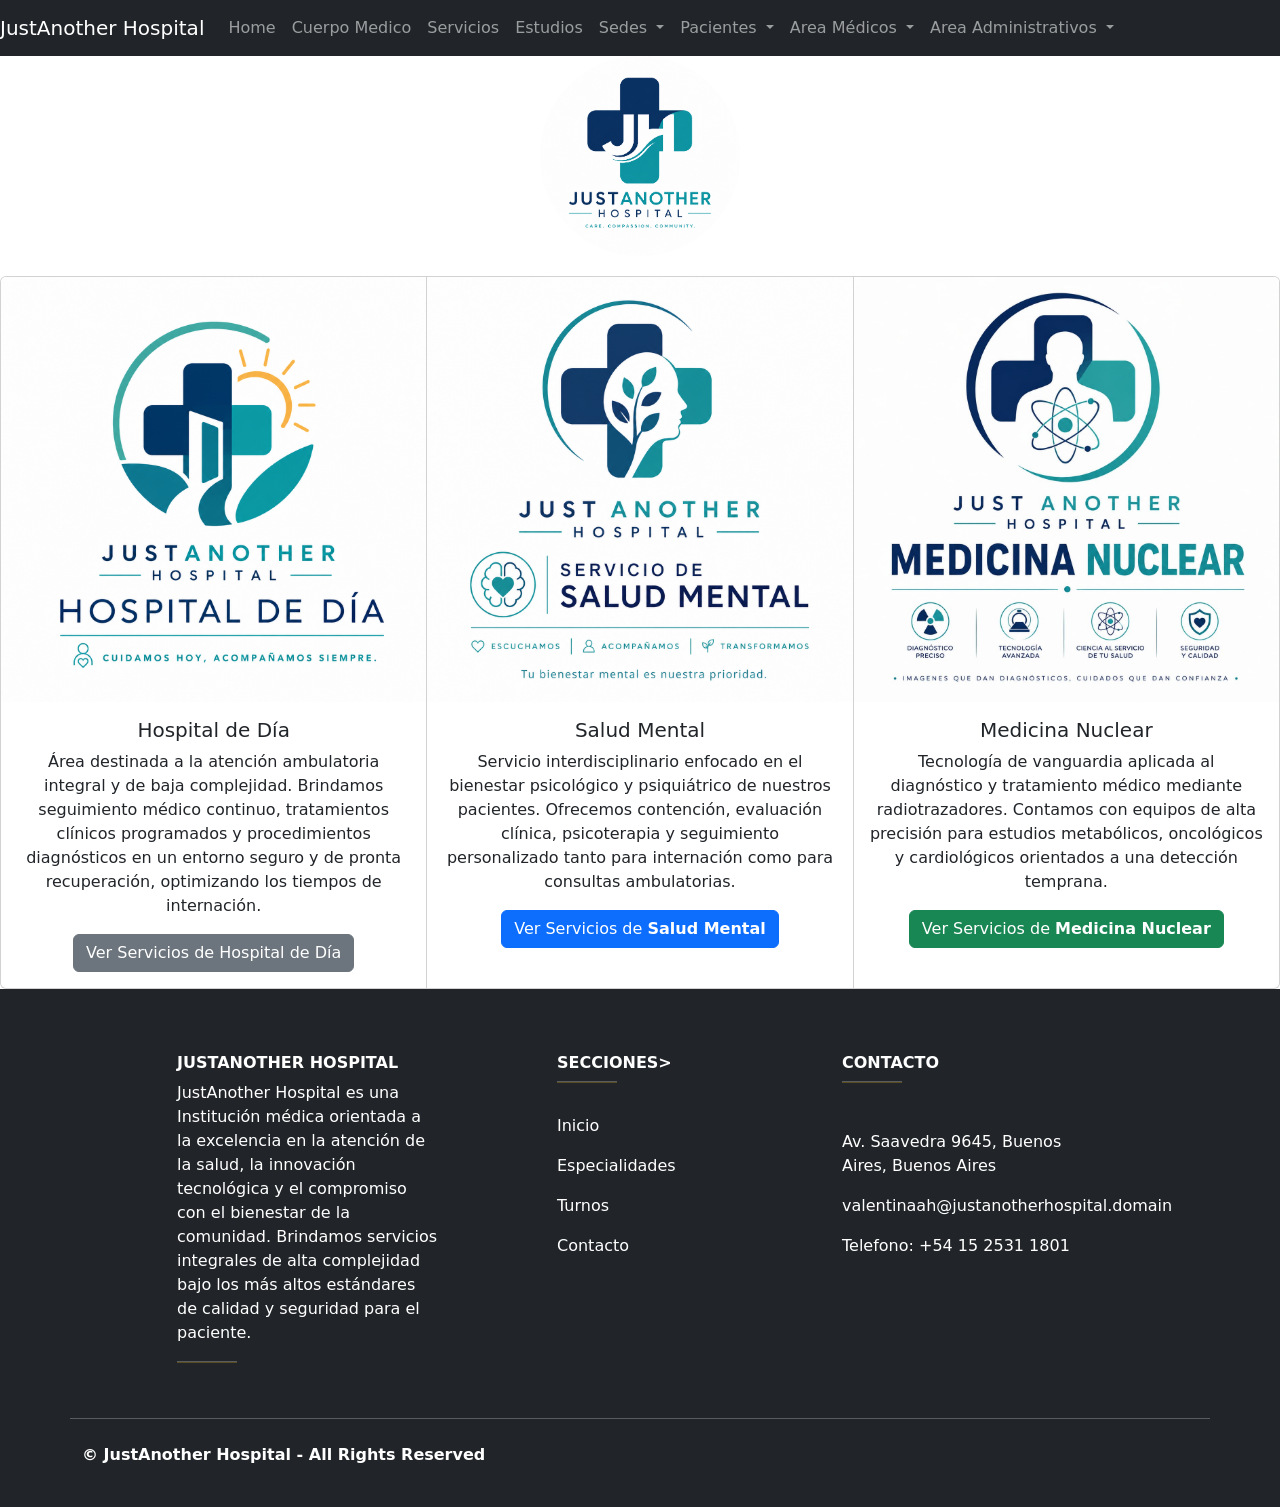
<file: index.html>
<!--
<?php 
include('resources/scripts/database.php');
include('resources/scripts/databaseQueries.php');
?>
-->
<!DOCTYPE html>
<html>
<head>
    <meta charset="utf-8">
    <meta name="viewport" content="width=device-width, initial-scale=1">
    <link rel="stylesheet" href="resources/styles/bootstrap.css" type="text/css">
    <link rel="icon" href="resources/images/favicon.ico" type="image/x-icon"> 
    <link rel="stylesheet" href="resources/styles/style.css" type="text/css">
    <title>Home | JustAnother Hospital</title>
</head>
<body>
    <!--Bootstrap Navbar-->
    <nav class="navbar navbar-expand-lg navbar-dark bg-dark">
        <a class="navbar-brand" href="#">JustAnother Hospital</a>
        <button class="navbar-toggler" type="button" data-toggle="collapse" data-target="#navbarNavDropDown" aria-controls="navbarNavDropDown" aria-expanded="false" aria-label="Toggle navigation">
            <span class="navbar-toggler-icon"></span>
        </button>
        <div class="collapse navbar-collapse" id="navbarNavDropDown">
            <ul class="navbar-nav">
                <li class="nav-item active">
                    <a class="nav-link" href="#">Home</a>
                </li>
                <li class="nav-item">
                    <a class="nav-link" href="cuerpo-medico/index.html">Cuerpo Medico</a>
                </li>
                <li class="nav-item">
                    <a class="nav-link" href="servicios/index.html">Servicios</a>
                </li>
                <li class="nav-item">
                    <a class="nav-link" href="estudios/index.html">Estudios</a>
                </li>
                
                <!-- Dropdown de Sedes -->
                <li class="nav-item dropdown">
                    <a class="nav-link dropdown-toggle" href="#" id="navbarDropdownSedes" data-toggle="dropdown" aria-haspopup="true" aria-expanded="false">
                        Sedes
                    </a>
                    <div class="dropdown-menu" aria-labelledby="navbarDropdownSedes">
                        <a class="dropdown-item" href="sedes/sede-tigre/index.html">Tigre</a>
                        <a class="dropdown-item" href="sedes/sede-san-isidro/index.html">San Isidro</a>
                        <a class="dropdown-item" href="sedes/sede-vicente-lopez/index.html">Vicente López</a>
                    </div>
                </li>

                <!-- Dropdown de Pacientes -->
                <li class="nav-item dropdown">
                    <a class="nav-link dropdown-toggle" href="#" id="navbarDropdownPacientes" data-toggle="dropdown" aria-haspopup="true" aria-expanded="false">
                        Pacientes
                    </a>
                    <div class="dropdown-menu" aria-labelledby="navbarDropdownPacientes">
                        <a class="dropdown-item" href="pacientes/resultados/resultados-imagenes/index.html">Resultados de Imágenes</a>
                        <a class="dropdown-item" href="pacientes/resultados/resultados-analisis/index.html">Resultados de Análisis</a>
                        <a class="dropdown-item" href="pacientes/gestionar-internacion/index.html">Internaciones</a>
                        <a class="dropdown-item" href="facturacion/index.html">Facturación</a>
                        <a class="dropdown-item" href="pacientes/gestionar-turnos/index.html">Turnos</a>
                    </div>
                </li>

                <!--Dropdown Médicos-->
                <li class="nav-item dropdown">
                	<a class="nav-link dropdown-toggle" href="medicos/login/login.html" id="navbarDropdownMedicos" data-toggle="dropdown" aria-haspopup="true" aria-exapendad="false">
                		Area Médicos
                	</a>
                	<div class="dropdown-menu" aria-labelledby="navbarDropdownMedicos">
                		<a class="dropdown-item" href="medicos/login/login.html" target="_blank">Iniciar Sesion</a>
                	</div>
                </li>

                <!--Dropdown Administrativos-->
                <li class="nav-item dropdown">
                    <a class="nav-link dropdown-toggle" href="administracion/login.html" id="navbarDropdownAdministrativo" data-toggle="dropdown" aria-haspopup="true" aria-expanded="false">
                    Area Administrativos
                    </a>
                    
                    </li>
            </ul>
        </div>
    </nav>

    <!--Contenido Principal-->

    <div id="logo">

        <img id="logo" src="resources/images/logoJustAnotherHospital.png" class="rounded-circle" style="width: 200px; height: auto;" alt="logoSerpienteMedicina">

    </div>


    <div id="main-content-container">
    				

    			<div class="card-group">

				  <div class="card">
				    <img class="card-img-top" src="resources/images/JustAnotherHospital-HospitalDia.png" alt="Hospital de Día Logo">
				    <div class="card-body">
				      <h5 class="card-title">Hospital de Día</h5>
				      <p class="card-text">Área destinada a la atención ambulatoria integral y de baja complejidad. Brindamos seguimiento médico continuo, tratamientos clínicos programados y procedimientos diagnósticos en un entorno seguro y de pronta recuperación, optimizando los tiempos de internación.</p>
				      <p class="card-text"><button id="btnHDD" class="btn btn-secondary">Ver Servicios de Hospital de Día</button>
				    </div>
				  </div>

				  <div class="card">
				    <img class="card-img-top" src="resources/images/JustAnotherHospital-SM.png" alt="Salud Mental Logo">
				    <div class="card-body">
				      <h5 class="card-title">Salud Mental</h5>
				      <p class="card-text">Servicio interdisciplinario enfocado en el bienestar psicológico y psiquiátrico de nuestros pacientes. Ofrecemos contención, evaluación clínica, psicoterapia y seguimiento personalizado tanto para internación como para consultas ambulatorias.</p>
				      <p class="card-text"><button id="btnSM" class="btn btn-primary"> Ver Servicios de <b> Salud Mental </b></button>
				    </div>
				  </div>

				  <div class="card">
				    <img class="card-img-top" src="resources/images/JustAnotherHospital-MedicinaNuclear.jpeg" alt="Card image cap">
				    <div class="card-body">
				      <h5 class="card-title">Medicina Nuclear</h5>
				      <p class="card-text">Tecnología de vanguardia aplicada al diagnóstico y tratamiento médico mediante radiotrazadores. Contamos con equipos de alta precisión para estudios metabólicos, oncológicos y cardiológicos orientados a una detección temprana.</p>
				      <p class="card-text"><button id="btnMN" class="btn btn-success"> Ver Servicios de <b> Medicina Nuclear </b></button>
				    </div>
				  </div>
				</div>   				


    </div>


<footer class="bg-dark text-white pt-5 pb-4">
    <div class="container text-center text-md-start">
        
        <div class="row mt-3">

            <!--Info Hospital-->

            <div class="col-md-4 col-xl-3 mx-auto mb-4">
                <h6 class="text-uppercase fw-bold text-white">JustAnother Hospital</h6>
                <p class="text-white">JustAnother Hospital es una Institución médica orientada a la excelencia en la atención de la salud, la innovación tecnológica y el compromiso con el bienestar de la comunidad. Brindamos servicios integrales de alta complejidad bajo los más altos estándares de calidad y seguridad para el paciente.</p>
                <hr class="mb-4 mt-0 d-inline-block mx-auto" id="hr-footer">
            </div>

            <!--Links-->
            <div class="col-md-2 col-lg-2 col-xl-2 mb-auto">
            <h6 class="text-uppercase fw-bold"> Secciones></h6>
            <hr class="mb-4 mt-0 d-inline-block mx-auto" id="hr-footer">
            <p><a href="#" class="text-white text-decoration-none">Inicio</a></p>
            <p><a href="cuerpo-medico/especialidades/index.html" class="text-white text-decoration-none">Especialidades</a></p>
            <p><a href="pacientes/gestionar-turnos/index.html" class="text-white text-decoration-none">Turnos</a></p>
            <p><a href="administracion/contacto.html" class="text-white text-decoration-none">Contacto</a></p>

        </div>
        <!--Contacto-->
        
        <div class="col-md-4 col-lg-3 col-xl-3 mx-auto mb-md-0 mb-4">
            <h6 class="text-uppercase fw-bold">Contacto</h6>
            <hr class="mb-4 mt-0 d-inline-block mx-auto" id="hr-footer">
            <p class="text-muted"><li class="fas fa-home mr-3"></li> Av. Saavedra 9645, Buenos Aires, Buenos Aires</p>
            <p class="text-muted"><li class="fas fa-envolpe mr-3"></li>valentinaah@justanotherhospital.domain</p>
            <p class="text-muted"><li class="fa-phone mr-3">Telefono: +54 15 2531 1801</li>
        </div>
        <hr class="mb-4 bg-secondary">
    <!-- Copy -->
    <div class="row align-items-center">
         <div class="col-md-7 col-lg-8">
        <p class="text-muted text-center text-md-start">
             
            <a href="#" class="text-white text-decoration-none fw-bold"> &copy; JustAnother Hospital -  All Rights Reserved</a>
        </p>
    </div>
</div>
    </div>
</footer>


    <script src="https://code.jquery.com/jquery-3.2.1.slim.min.js" integrity="sha384-KJ3o2DKtIkvYIK3UENzmM7KCkRr/rE9/Qpg6aAZGJwFDMVNA/GpGFF93hXpG5KkN" crossorigin="anonymous" type="text/javascript"></script>
    <script src="https://cdn.jsdelivr.net/npm/popper.js@1.12.9/dist/umd/popper.min.js" integrity="sha384-ApNbgh9B+Y1QKtv3Rn7W3mgPxhU9K/ScQsAP7hUibX39j7fakFPskvXusvfa0b4Q" crossorigin="anonymous" type="text/javascript"></script>
    <script src="https://cdn.jsdelivr.net/npm/bootstrap@4.0.0/dist/js/bootstrap.min.js" integrity="sha384-JZR6Spejh4U02d8jOt6vLEHfe/JQGiRRSQQxSfFWpi1MquVdAyjUar5+76PVCmYl" crossorigin="anonymous" type="text/javascript"></script>
   
</body>
</html>
</file>
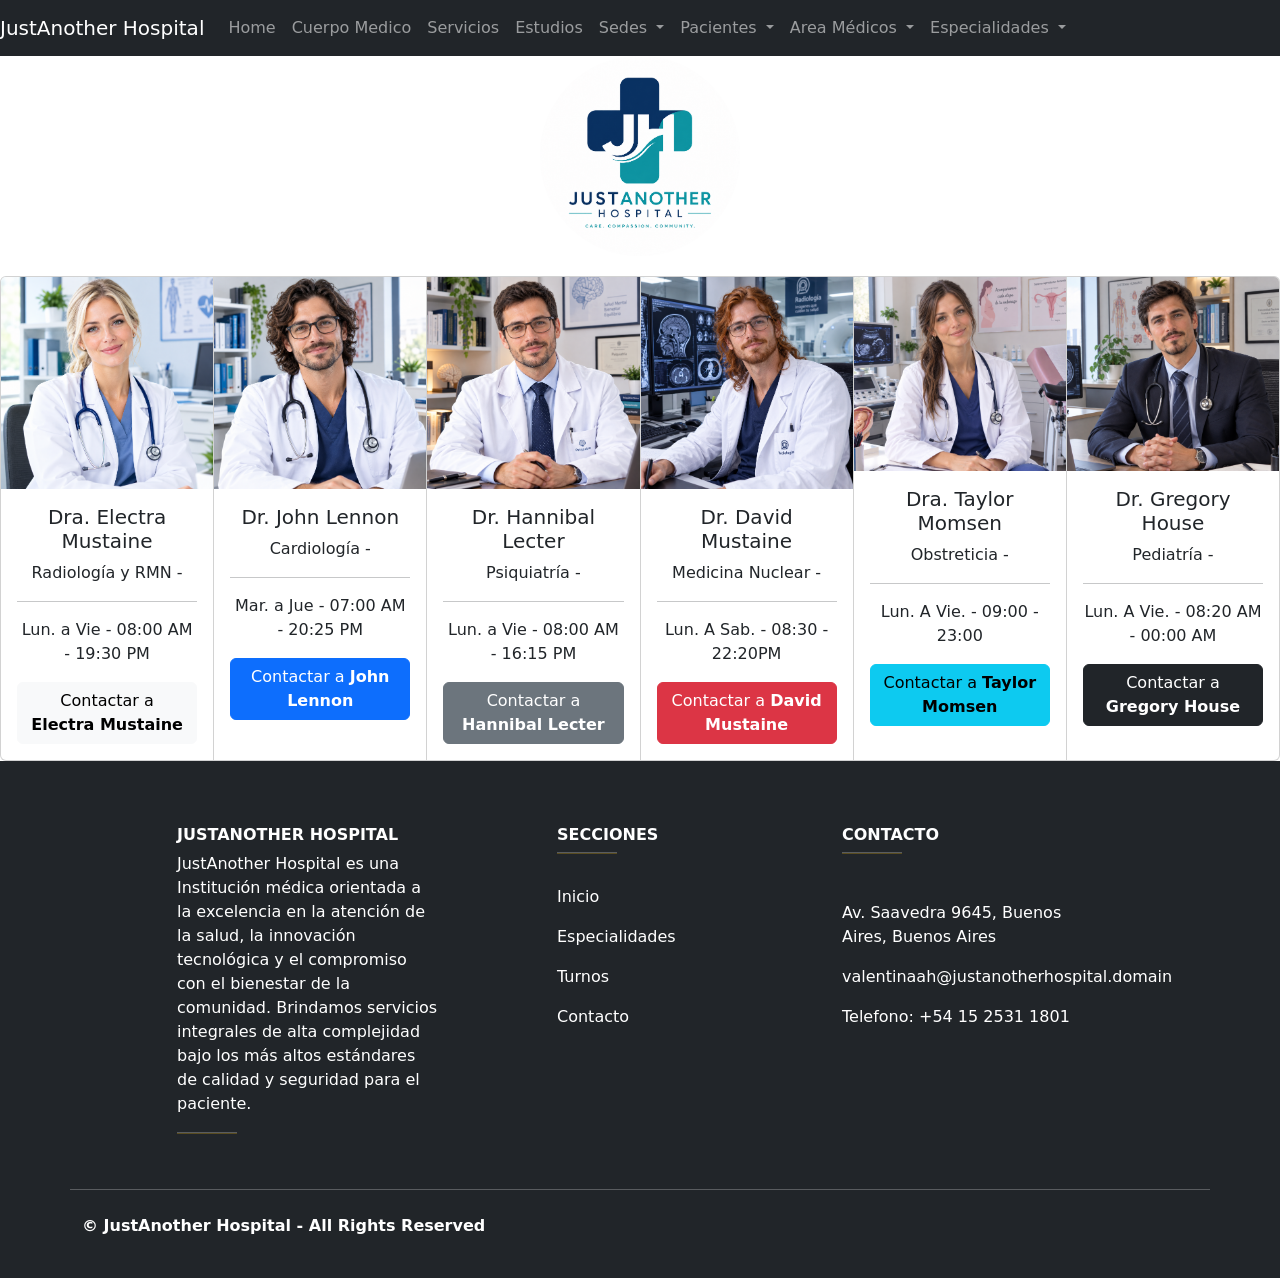
<file: cuerpo-medico/index.html>
<!--
<?php 
include('resources/scripts/database.php');
include('resources/scripts/databaseQueries.php');
?>
-->

<!DOCTYPE html>
<html>
<head>
    <meta charset="utf-8">
    <meta name="viewport" content="width=device-width, initial-scale=1">
    <link rel="stylesheet" href="../resources/styles/bootstrap.css" type="text/css">
    <link rel="icon" href="../resources/images/favicon.ico" type="image/x-icon"> 
    <link rel="stylesheet" href="../resources/styles/style.css" type="text/css">
    <title>Cuerpo Médico | JustAnother Hospital</title>
</head>
<body>
    <!--Bootstrap Navbar-->
    <nav class="navbar navbar-expand-lg navbar-dark bg-dark">
        <a class="navbar-brand" href="#">JustAnother Hospital</a>
        <button class="navbar-toggler" type="button" data-toggle="collapse" data-target="#navbarNavDropDown" aria-controls="navbarNavDropDown" aria-expanded="false" aria-label="Toggle navigation">
            <span class="navbar-toggler-icon"></span>
        </button>
        <div class="collapse navbar-collapse" id="navbarNavDropDown">
            <ul class="navbar-nav">
                <li class="nav-item active">
                    <a class="nav-link" href="../index.html">Home</a>
                </li>
                <li class="nav-item">
                    <a class="nav-link" href="../cuerpo-medico/index.html">Cuerpo Medico</a>
                </li>
                <li class="nav-item">
                    <a class="nav-link" href="../servicios/index.html">Servicios</a>
                </li>
                <li class="nav-item">
                    <a class="nav-link" href="../estudios/index.html">Estudios</a>
                </li>
                
                <!-- Dropdown de Sedes -->
                <li class="nav-item dropdown">
                    <a class="nav-link dropdown-toggle" href="#" id="navbarDropdownSedes" data-toggle="dropdown" aria-haspopup="true" aria-expanded="false">
                        Sedes
                    </a>
                    <div class="dropdown-menu" aria-labelledby="navbarDropdownSedes">
                        <a class="dropdown-item" href="../sedes/sede-carupa/index.html">Carupá</a>
                        <a class="dropdown-item" href="../sedes/sede-san-isidro/index.html">San Isidro</a>
                        <a class="dropdown-item" href="../sedes/sede-vicente-lopez/index.html">Vicente López</a>
                    </div>
                </li>

                <!-- Dropdown de Pacientes -->
                <li class="nav-item dropdown">
                    <a class="nav-link dropdown-toggle" href="#" id="navbarDropdownPacientes" data-toggle="dropdown" aria-haspopup="true" aria-expanded="false">
                        Pacientes
                    </a>
                    <div class="dropdown-menu" aria-labelledby="navbarDropdownPacientes">
                        <a class="dropdown-item" href="../pacientes/resultados/resultados-imagenes/index.html">Resultados de Imágenes</a>
                        <a class="dropdown-item" href="../pacientes/resultados/resultados-analisis/index.html">Resultados de Análisis</a>
                        <a class="dropdown-item" href="../pacientes/gestionar-internacion/index.html">Internaciones</a>
                        <a class="dropdown-item" href="../facturacion/index.html">Facturación</a>
                    </div>
                </li>

                <!--Dropdown Médicos-->
                <li class="nav-item dropdown">
                	<a class="nav-link dropdown-toggle" href="../medicos/login/login.html" id="navbarDropdownMedicos" data-toggle="dropdown" aria-haspopup="true" aria-exapendad="false">
                		Area Médicos
                	</a>
                	<div class="dropdown-menu" aria-labelledby="navbarDropdownMedicos">
                		<a class="dropdown-item" href="../medicos/login/login.html" target="_blank">Iniciar Sesion</a>
                	</div>
                </li>
                <!--Dropdown test-->
                 <li class="nav-item dropdown">
                    <a class="nav-link dropdown-toggle" href="../medicos/login/login.html" id="navbarDropdownMedicos" data-toggle="dropdown" aria-haspopup="true" aria-exapendad="false">
                        Especialidades
                    </a>
                    <div class="dropdown-menu" aria-labelledby="navbarDropdownMedicos">
                        <a class="dropdown-item" href="especialidades/#" target="_blank">Especialidad 1</a>
                        <a class="dropdown-item" href="especialidades/#" target="_blank">Especialidad 2</a>
                        <a class="dropdown-item" href="especialidades/#" target="_blank">Especialidad 3</a>
                        <a class="dropdown-item" href="especialidades/#" target="_blank">Especialidad 4</a>

                    </div>
                </li>

            </ul>
        </div>
    </nav>

    <!--Contenido Principal-->
    <div id="logo">
        <img id="logo" src="../resources/images/logoJustAnotherHospital.png" class="rounded-circle" style="width: 200px; height: auto;" alt="logoSerpienteMedicina">
    </div>


<!--Validar con PHP la disponibilidad dinámicamente de los médicos-->

    <!-- Cards Médicos -->
    <div id="main-content-container">
        <div class="card-group">

                  <div class="card">
                    <img class="card-img-top" src="../resources/images/img-profesionales/Personal-electraMD.png" alt="Card image cap">
                    <div class="card-body">
                      <h5 class="card-title">Dra. Electra Mustaine</h5>
                      <p class="card-text">Radiología y RMN - 
                        <hr>
                     Lun. a Vie - 08:00 AM - 19:30 PM</p>

                      <p class="card-text"><button id="btnHDD" class="btn btn-light">Contactar a <b>Electra Mustaine</b></button>
                    </div>
                  </div>

                  <div class="card">
                    <img class="card-img-top" src="../resources/images/img-profesionales/Personal-lennonMD.png" alt="Card image cap">
                    <div class="card-body">
                      <h5 class="card-title">Dr. John Lennon</h5>
                      <p class="card-text">Cardiología -
                      <hr>
                  Mar. a Jue - 07:00 AM - 20:25 PM </p>
                      <p class="card-text"><button id="btnSM" class="btn btn-primary"> Contactar a <b>John Lennon</b></button>
                    </div>
                  </div>

                  <div class="card">
                    <img class="card-img-top" src="../resources/images/img-profesionales/Personal-lecterMD.png" alt="Card image cap">
                    <div class="card-body">
                      <h5 class="card-title">Dr. Hannibal Lecter</h5>
                      <p class="card-text">Psiquiatría - 
                        <hr>
                    Lun. a Vie - 08:00 AM - 16:15 PM</p>
                      <p class="card-text"><button id="btnMN" class="btn btn-secondary">Contactar a <b>Hannibal Lecter</b> </b></button>
                    </div>

                  </div>
                  <div class="card">
                    <img class="card-img-top" src="../resources/images/img-profesionales/Personal-mustaineMD.png" alt="Card image cap">
                    <div class="card-body">
                      <h5 class="card-title">Dr. David Mustaine</h5>
                      <p class="card-text">Medicina Nuclear - 
                        <hr>
                     Lun. A Sab. - 08:30 - 22:20PM</p>

                      <p class="card-text"><button id="btnHDD" class="btn btn-danger">Contactar a <b>David Mustaine</b></button>
                    </div>
                  </div>

                  <div class="card">
                    <img class="card-img-top" src="../resources/images/img-profesionales/Personal-momsenMD.png" alt="Card image cap">
                    <div class="card-body">
                      <h5 class="card-title">Dra. Taylor Momsen</h5>
                      <p class="card-text">Obstreticia -
                      <hr>
                  Lun. A Vie. - 09:00 - 23:00 </p>
                      <p class="card-text"><button id="btnSM" class="btn btn-info"> Contactar a <b>Taylor Momsen</b></button>
                    </div>
                  </div>

                  <div class="card">
                    <img class="card-img-top" src="../resources/images/img-profesionales/Personal-houseMD.png" alt="Card image cap">
                    <div class="card-body">
                      <h5 class="card-title">Dr. Gregory House</h5>
                      <p class="card-text">Pediatría - 
                        <hr>
                    Lun. A Vie. - 08:20 AM - 00:00 AM</p>
                      <p class="card-text"><button id="btnMN" class="btn btn-dark"> Contactar a <b>Gregory House</b> </b></button>
                    </div>
                  </div>
                </div>                
                </div>                  

    </div>

    <!--Footer-->

    <footer class="bg-dark text-white pt-5 pb-4">
    <div class="container text-center text-md-start">
        
        <div class="row mt-3">

            <!--Info Hospital-->

            <div class="col-md-4 col-xl-3 mx-auto mb-4">
                <h6 class="text-uppercase fw-bold text-white">JustAnother Hospital</h6>
                <p class="text-white">JustAnother Hospital es una Institución médica orientada a la excelencia en la atención de la salud, la innovación tecnológica y el compromiso con el bienestar de la comunidad. Brindamos servicios integrales de alta complejidad bajo los más altos estándares de calidad y seguridad para el paciente.</p>
                <hr class="mb-4 mt-0 d-inline-block mx-auto" id="hr-footer">
            </div>

            <!--Links-->
            <div class="col-md-2 col-lg-2 col-xl-2 mb-auto">
            <h6 class="text-uppercase fw-bold"> Secciones</h6>
            <hr class="mb-4 mt-0 d-inline-block mx-auto" id="hr-footer">
            <p><a href="#" class="text-white text-decoration-none">Inicio</a></p>
            <p><a href="../cuerpo-medico/especialidades/index.html" class="text-white text-decoration-none">Especialidades</a></p>
            <p><a href="../pacientes/gestionar-turnos/index.html" class="text-white text-decoration-none">Turnos</a></p>
            <p><a href="../administracion/contacto.html" class="text-white text-decoration-none">Contacto</a></p>

        </div>
        <!--Contacto-->
        <div class="col-md-4 col-lg-3 col-xl-3 mx-auto mb-md-0 mb-4">
            <h6 class="text-uppercase fw-bold">Contacto</h6>
            <hr class="mb-4 mt-0 d-inline-block mx-auto" id="hr-footer">
            <p class="text-muted"><li class="fas fa-home mr-3"></li> Av. Saavedra 9645, Buenos Aires, Buenos Aires</p>
            <p class="text-muted"><li class="fas fa-envolpe mr-3"></li>valentinaah@justanotherhospital.domain</p>
            <p class="text-muted"><li class="fa-phone mr-3">Telefono: +54 15 2531 1801</li>
        </div>
        <hr class="mb-4 bg-secondary">
    <!-- Copy -->
    <div class="row align-items-center">
         <div class="col-md-7 col-lg-8">
        <p class="text-muted text-center text-md-start">
             
            <a href="#" class="text-white text-decoration-none fw-bold"> &copy; JustAnother Hospital -  All Rights Reserved</a>
        </p>
    </div>
</div>
    </div>
</footer>

    <script src="https://code.jquery.com/jquery-3.2.1.slim.min.js" integrity="sha384-KJ3o2DKtIkvYIK3UENzmM7KCkRr/rE9/Qpg6aAZGJwFDMVNA/GpGFF93hXpG5KkN" crossorigin="anonymous" type="text/javascript"></script>
    <script src="https://cdn.jsdelivr.net/npm/popper.js@1.12.9/dist/umd/popper.min.js" integrity="sha384-ApNbgh9B+Y1QKtv3Rn7W3mgPxhU9K/ScQsAP7hUibX39j7fakFPskvXusvfa0b4Q" crossorigin="anonymous" type="text/javascript"></script>
    <script src="https://cdn.jsdelivr.net/npm/bootstrap@4.0.0/dist/js/bootstrap.min.js" integrity="sha384-JZR6Spejh4U02d8jOt6vLEHfe/JQGiRRSQQxSfFWpi1MquVdAyjUar5+76PVCmYl" crossorigin="anonymous" type="text/javascript"></script>

</body>
</html>
</file>
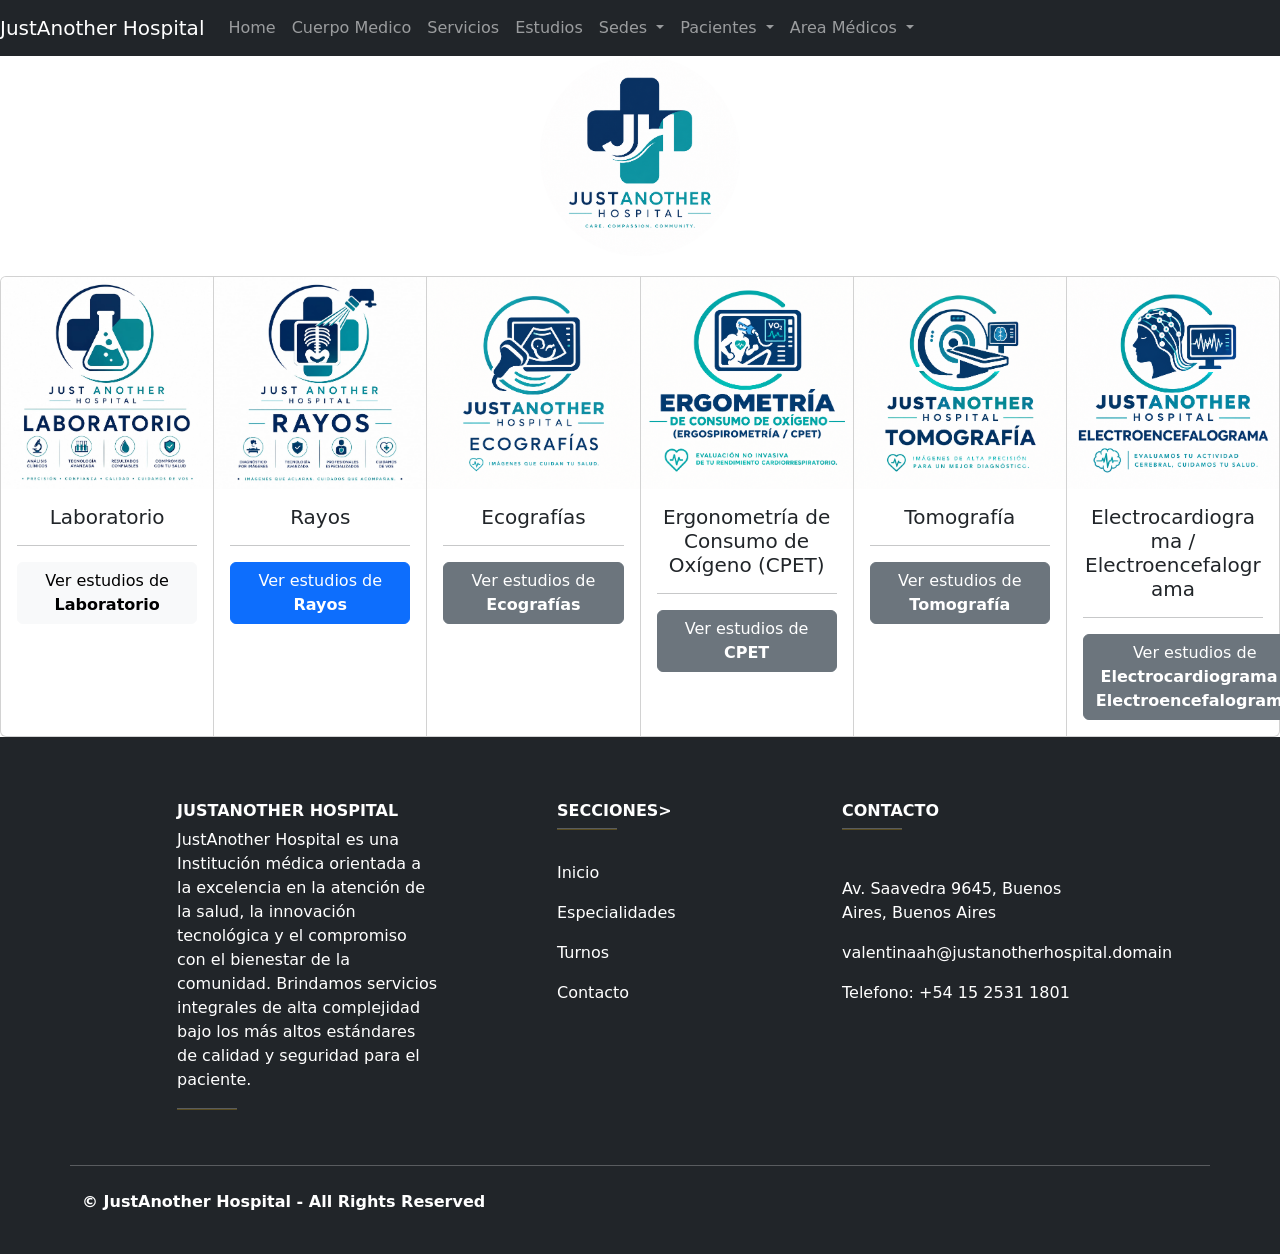
<file: estudios/index.html>
<!--
<?php 
include('resources/scripts/database.php');
include('resources/scripts/databaseQueries.php');
?>
-->
<!DOCTYPE html>
<html>
<head>
    <meta charset="utf-8">
    <meta name="viewport" content="width=device-width, initial-scale=1">
    <link rel="stylesheet" href="../resources/styles/bootstrap.css" type="text/css">
    <link rel="icon" href="../resources/images/favicon.ico" type="image/x-icon"> 
    <link rel="stylesheet" href="../resources/styles/style.css" type="text/css">
    <title>Estudios | JustAnother Hospital</title>
</head>

<!--Bootstrap Navbar-->
    <nav class="navbar navbar-expand-lg navbar-dark bg-dark">
        <a class="navbar-brand" href="#">JustAnother Hospital</a>
        <button class="navbar-toggler" type="button" data-toggle="collapse" data-target="#navbarNavDropDown" aria-controls="navbarNavDropDown" aria-expanded="false" aria-label="Toggle navigation">
            <span class="navbar-toggler-icon"></span>
        </button>
        <div class="collapse navbar-collapse" id="navbarNavDropDown">
            <ul class="navbar-nav">
                <li class="nav-item active">
                    <a class="nav-link" href="../index.html">Home</a>
                </li>
                <li class="nav-item">
                    <a class="nav-link" href="../cuerpo-medico/index.html">Cuerpo Medico</a>
                </li>
                <li class="nav-item">
                    <a class="nav-link" href="../servicios/index.html">Servicios</a>
                </li>
                <li class="nav-item">
                    <a class="nav-link" href="../estudios/index.html">Estudios</a>
                </li>
                
                <!-- Dropdown de Sedes -->
                <li class="nav-item dropdown">
                    <a class="nav-link dropdown-toggle" href="#" id="navbarDropdownSedes" data-toggle="dropdown" aria-haspopup="true" aria-expanded="false">
                        Sedes
                    </a>
                    <div class="dropdown-menu" aria-labelledby="navbarDropdownSedes">
                        <a class="dropdown-item" href="../sedes/sede-tigre/index.html">Tigre</a>
                        <a class="dropdown-item" href="../sedes/sede-san-isidro/index.html">San Isidro</a>
                        <a class="dropdown-item" href="../sedes/sede-vicente-lopez/index.html">Vicente López</a>
                    </div>
                </li>

                <!-- Dropdown de Pacientes -->
                <li class="nav-item dropdown">
                    <a class="nav-link dropdown-toggle" href="#" id="navbarDropdownPacientes" data-toggle="dropdown" aria-haspopup="true" aria-expanded="false">
                        Pacientes
                    </a>
                    <div class="dropdown-menu" aria-labelledby="navbarDropdownPacientes">
                        <a class="dropdown-item" href="../pacientes/resultados/resultados-imagenes/index.html">Resultados de Imágenes</a>
                        <a class="dropdown-item" href="../pacientes/resultados/resultados-analisis/index.html">Resultados de Análisis</a>
                        <a class="dropdown-item" href="../pacientes/gestionar-internacion/index.html">Internaciones</a>
                        <a class="dropdown-item" href="../facturacion/index.html">Facturación</a>
                        <a class="dropdown-item"href="../pacientes/gestionar-turnos/index.html">Turnos</a>
                    </div>
                </li>

                <!--Dropdown Médicos-->
                <li class="nav-item dropdown">
                	<a class="nav-link dropdown-toggle" href="../medicos/login/login.html" id="navbarDropdownMedicos" data-toggle="dropdown" aria-haspopup="true" aria-exapendad="false">
                		Area Médicos
                	</a>
                	<div class="dropdown-menu" aria-labelledby="navbarDropdownMedicos">
                		<a class="dropdown-item" href="../medicos/login/login.html" target="_blank">Iniciar Sesion</a>
                	</div>
                </li>

            </ul>
        </div>
    </nav>

    <!--Contenido Principal-->

    <div id="logo">

        <img id="logo" src="../resources/images/logoJustAnotherHospital.png" class="rounded-circle" style="width: 200px; height: auto;" alt="logoSerpienteMedicina">

    </div>

    <!-- Cards Estudios -->
<div id="main-content-container">
    <div class="card-group">

        <!-- Card 1: Laboratorio -->
        <div class="card">
            <img class="card-img-top" src="../resources/images/JustAnotherHospital-Lab.jpeg" alt="Card image cap">
            <div class="card-body">
                <h5 class="card-title">Laboratorio</h5>
                <hr>
                <p class="card-text">
                    <a href="laboratorio/index.html" id="btnLab" class="btn btn-light">Ver estudios de <b>Laboratorio</b></a>
                </p>
            </div>
        </div>

        <!-- Card 2: Rayos -->
        <div class="card">
            <img class="card-img-top" src="../resources/images/JustAnotherHospital-Rayos.jpeg" alt="Card image cap">
            <div class="card-body">
                <h5 class="card-title">Rayos</h5>
                <hr>
                <p class="card-text">
                    <a id="btnRay" href="rayos/index.html" class="btn btn-primary">Ver estudios de <b>Rayos</b></a>
                </p>
            </div>
        </div>

        <!-- Card 3: Ecografías -->
        <div class="card">
            <img class="card-img-top" src="../resources/images/JustAnotherHospital-Ecografia.png" alt="Card image cap">
            <div class="card-body">
                <h5 class="card-title">Ecografías</h5>
                <hr>
                <p class="card-text">
                    <a id="btnEcografia" href="ecografias/index.html" class="btn btn-secondary">Ver estudios de <b>Ecografías</b></a>
                </p>
            </div>
        </div>

        <!-- Card 4: Ergometría de Consumo de Oxígeno (ERGOSPIROMETRÍA / CPET) -->
        <div class="card">
            <img class="card-img-top" src="../resources/images/JustAnotherHospital-CPET.png" alt="Card image cap">
            <div class="card-body">
                <h5 class="card-title">Ergonometría de Consumo de Oxígeno (CPET)</h5>
                <hr>
                <p class="card-text">
                    <a id="btnCPET"  href="CPET/index.html" class="btn btn-secondary">Ver estudios de <b>CPET</b></a>
                </p>
            </div>
        </div>

        <!-- Card 5: Tomografía -->
        <div class="card">
            <img class="card-img-top" src="../resources/images/JustAnotherHospital-Tomografia.png" alt="Card image cap">
            <div class="card-body">
                <h5 class="card-title">Tomografía</h5>
                <hr>
                <p class="card-text">
                    <a id="btnTomografia" href="tomografia/index.html" class="btn btn-secondary">Ver estudios de <b>Tomografía</b></a>
                </p>
            </div>
        </div>

        <!-- Card 6: Electro -->
        <div class="card">
            <img class="card-img-top" src="../resources/images/JustAnotherHospital-Electro.png" alt="Card image cap">
            <div class="card-body">
                <h5 class="card-title">Electrocardiograma / Electroencefalograma</h5>
                <hr>
                <p class="card-text">
                    <a id="btnElectro" href="eeg-ecg/index.html" class="btn btn-secondary">Ver estudios de <b>Electrocardiograma / Electroencefalograma</b></a>
                </p>
            </div>
        </div>

    </div>
</div>              
                


<footer class="bg-dark text-white pt-5 pb-4">
    <div class="container text-center text-md-start">
        
        <div class="row mt-3">

            <!--Info Hospital-->

            <div class="col-md-4 col-xl-3 mx-auto mb-4">
                <h6 class="text-uppercase fw-bold text-white">JustAnother Hospital</h6>
                <p class="text-white">JustAnother Hospital es una Institución médica orientada a la excelencia en la atención de la salud, la innovación tecnológica y el compromiso con el bienestar de la comunidad. Brindamos servicios integrales de alta complejidad bajo los más altos estándares de calidad y seguridad para el paciente.</p>
                <hr class="mb-4 mt-0 d-inline-block mx-auto" id="hr-footer">
            </div>

            <!--Links-->
            <div class="col-md-2 col-lg-2 col-xl-2 mb-auto">
            <h6 class="text-uppercase fw-bold"> Secciones></h6>
            <hr class="mb-4 mt-0 d-inline-block mx-auto" id="hr-footer">
            <p><a href="#" class="text-white text-decoration-none">Inicio</a></p>
            <p><a href="cuerpo-medico/especialidades/index.html" class="text-white text-decoration-none">Especialidades</a></p>
            <p><a href="pacientes/gestionar-turnos/index.html" class="text-white text-decoration-none">Turnos</a></p>
            <p><a href="administracion/contacto.html" class="text-white text-decoration-none">Contacto</a></p>

        </div>
        <!--Contacto-->
        <div class="col-md-4 col-lg-3 col-xl-3 mx-auto mb-md-0 mb-4">
            <h6 class="text-uppercase fw-bold">Contacto</h6>
            <hr class="mb-4 mt-0 d-inline-block mx-auto" id="hr-footer">
            <p class="text-muted"><li class="fas fa-home mr-3"></li> Av. Saavedra 9645, Buenos Aires, Buenos Aires</p>
            <p class="text-muted"><li class="fas fa-envolpe mr-3"></li>valentinaah@justanotherhospital.domain</p>
            <p class="text-muted"><li class="fa-phone mr-3">Telefono: +54 15 2531 1801</li>
        </div>
        <hr class="mb-4 bg-secondary">
    <!-- Copy -->
    <div class="row align-items-center">
         <div class="col-md-7 col-lg-8">
        <p class="text-muted text-center text-md-start">
             
            <a href="#" class="text-white text-decoration-none fw-bold"> &copy; JustAnother Hospital -  All Rights Reserved</a>
        </p>
    </div>
</div>
    </div>
</footer>


    <script src="https://code.jquery.com/jquery-3.2.1.slim.min.js" integrity="sha384-KJ3o2DKtIkvYIK3UENzmM7KCkRr/rE9/Qpg6aAZGJwFDMVNA/GpGFF93hXpG5KkN" crossorigin="anonymous" type="text/javascript"></script>
    <script src="https://cdn.jsdelivr.net/npm/popper.js@1.12.9/dist/umd/popper.min.js" integrity="sha384-ApNbgh9B+Y1QKtv3Rn7W3mgPxhU9K/ScQsAP7hUibX39j7fakFPskvXusvfa0b4Q" crossorigin="anonymous" type="text/javascript"></script>
    <script src="https://cdn.jsdelivr.net/npm/bootstrap@4.0.0/dist/js/bootstrap.min.js" integrity="sha384-JZR6Spejh4U02d8jOt6vLEHfe/JQGiRRSQQxSfFWpi1MquVdAyjUar5+76PVCmYl" crossorigin="anonymous" type="text/javascript"></script>
    
</body>
</html>
</file>
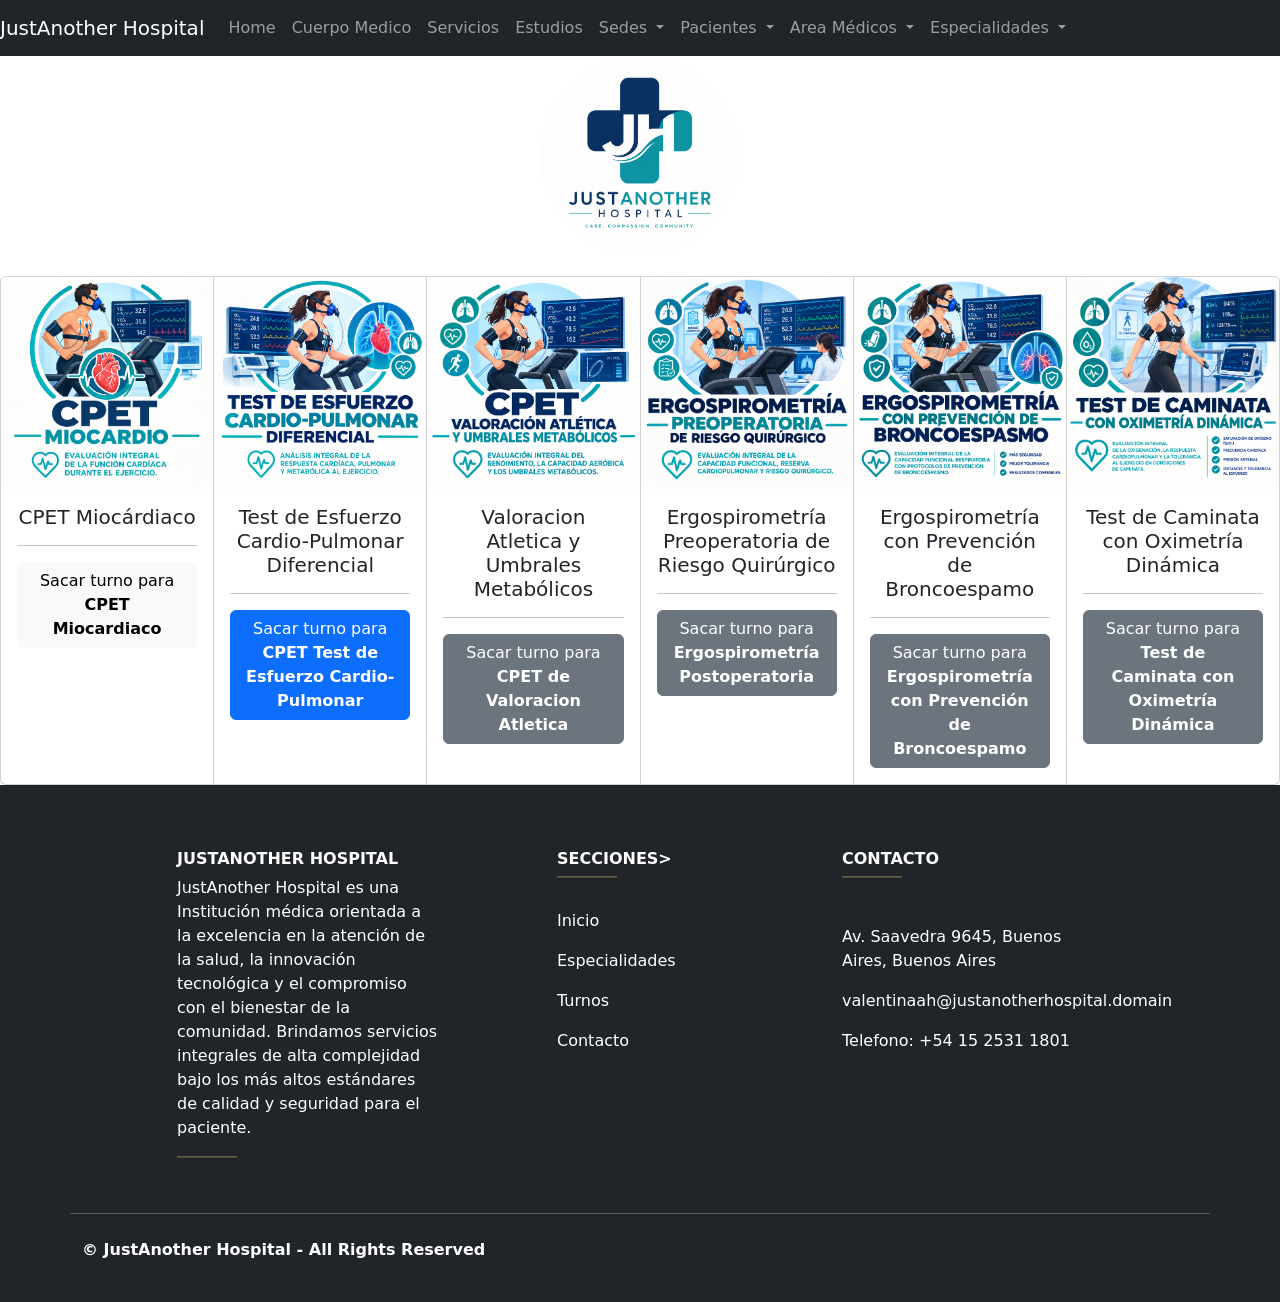
<file: estudios/CPET/index.html>
<!DOCTYPE html>
<html>
<head>
    <meta charset="utf-8">
    <meta name="viewport" content="width=device-width, initial-scale=1">
    <link rel="stylesheet" href="../../resources/styles/bootstrap.css" type="text/css">
    <link rel="icon" href="../../resources/images/favicon.ico" type="image/x-icon"> 
    <link rel="stylesheet" href="../../resources/styles/style.css" type="text/css">
    <title>Estudios | CPET | JustAnother Hospital</title>
</head>
<body>
    <!--Bootstrap Navbar-->
    <nav class="navbar navbar-expand-lg navbar-dark bg-dark">
        <a class="navbar-brand" href="#">JustAnother Hospital</a>
        <button class="navbar-toggler" type="button" data-toggle="collapse" data-target="#navbarNavDropDown" aria-controls="navbarNavDropDown" aria-expanded="false" aria-label="Toggle navigation">
            <span class="navbar-toggler-icon"></span>
        </button>
        <div class="collapse navbar-collapse" id="navbarNavDropDown">
            <ul class="navbar-nav">
                <li class="nav-item active">
                    <a class="nav-link" href="../index.html">Home</a>
                </li>
                <li class="nav-item">
                    <a class="nav-link" href="../../cuerpo-medico/index.html">Cuerpo Medico</a>
                </li>
                <li class="nav-item">
                    <a class="nav-link" href="../../servicios/index.html">Servicios</a>
                </li>
                <li class="nav-item">
                    <a class="nav-link" href="../../estudios/index.html">Estudios</a>
                </li>
                
                <!-- Dropdown de Sedes -->
                <li class="nav-item dropdown">
                    <a class="nav-link dropdown-toggle" href="#" id="navbarDropdownSedes" data-toggle="dropdown" aria-haspopup="true" aria-expanded="false">
                        Sedes
                    </a>
                    <div class="dropdown-menu" aria-labelledby="navbarDropdownSedes">
                        <a class="dropdown-item" href="../../sedes/sede-carupa/index.html">Carupá</a>
                        <a class="dropdown-item" href="../../sedes/sede-san-isidro/index.html">San Isidro</a>
                        <a class="dropdown-item" href="../../sedes/sede-vicente-lopez/index.html">Vicente López</a>
                    </div>
                </li>

                <!-- Dropdown de Pacientes -->
                <li class="nav-item dropdown">
                    <a class="nav-link dropdown-toggle" href="#" id="navbarDropdownPacientes" data-toggle="dropdown" aria-haspopup="true" aria-expanded="false">
                        Pacientes
                    </a>
                    <div class="dropdown-menu" aria-labelledby="navbarDropdownPacientes">
                        <a class="dropdown-item" href="../../pacientes/resultados/resultados-imagenes/index.html">Resultados de Imágenes</a>
                        <a class="dropdown-item" href="../../pacientes/resultados/resultados-analisis/index.html">Resultados de Análisis</a>
                        <a class="dropdown-item" href="../../pacientes/gestionar-internacion/index.html">Internaciones</a>
                        <a class="dropdown-item" href="../../facturacion/index.html">Facturación</a>
                    </div>
                </li>

                <!--Dropdown Médicos-->
                <li class="nav-item dropdown">
                	<a class="nav-link dropdown-toggle" href="../../medicos/login/login.html" id="navbarDropdownMedicos" data-toggle="dropdown" aria-haspopup="true" aria-exapendad="false">
                		Area Médicos
                	</a>
                	<div class="dropdown-menu" aria-labelledby="navbarDropdownMedicos">
                		<a class="dropdown-item" href="../../medicos/login/login.html" target="_blank">Iniciar Sesion</a>
                	</div>
                </li>
                <!--Dropdown test-->
                 <li class="nav-item dropdown">
                    <a class="nav-link dropdown-toggle" href="../../medicos/login/login.html" id="navbarDropdownMedicos" data-toggle="dropdown" aria-haspopup="true" aria-exapendad="false">
                        Especialidades
                    </a>
                    <div class="dropdown-menu" aria-labelledby="navbarDropdownMedicos">
                        <a class="dropdown-item" href="../../especialidades/#" target="_blank">Especialidad 1</a>
                        <a class="dropdown-item" href="../../especialidades/#" target="_blank">Especialidad 2</a>
                        <a class="dropdown-item" href="../../especialidades/#" target="_blank">Especialidad 3</a>
                        <a class="dropdown-item" href="../../especialidades/#" target="_blank">Especialidad 4</a>

                    </div>
                </li>

            </ul>
        </div>
    </nav>

    <!--Contenido Principal-->

   <!--Los estudios de laboratorio vienen dados por Base de Datos - Datos para el desarrollo
   del frontend-->
   
     <!--Contenido Principal-->

    <div id="logo">

        <img id="logo" src="../../resources/images/logoJustAnotherHospital.png" class="rounded-circle" style="width: 200px; height: auto;" alt="logoSerpienteMedicina">

    </div>

    <!-- Cards Rayos -->
<div id="main-content-container">
    <div class="card-group">

        <!-- Card 1: CPET Miocárdico / de Insuficiencia Cardiaca -->
        <div class="card">
            <img class="card-img-top" src="../../resources/images/img-estudios/JustAnotherHospital-CPETMiocardio.png" alt="Card image cap">
            <div class="card-body">
                <h5 class="card-title">CPET Miocárdiaco </h5>
                <hr>
                <p class="card-text">
                    <a href="estudio/miocardio" id="btnLab" class="btn btn-light">Sacar turno para <b>CPET Miocardiaco</b></a>
                </p>
            </div>
        </div>

        <!-- Card 2: Test de Esfuerzo Cardio-Pulmonar Diferencial (Disnea Indeterminada) -->
        <div class="card">
            <img class="card-img-top" src="../../resources/images/img-estudios/JustAnotherHospital-CPETDI.png" alt="Card image cap">
            <div class="card-body">
                <h5 class="card-title">Test de Esfuerzo Cardio-Pulmonar Diferencial</h5>
                <hr>
                <p class="card-text">
                    <a id="btnRay" href="estudio/test-esfuerzo-cpd/" class="btn btn-primary">Sacar turno para <b>CPET Test de Esfuerzo Cardio-Pulmonar</b></a>
                </p>
            </div>
        </div>

        <!-- Card 3: CPET de Valoracion Atlética -->
        <div class="card">
            <img class="card-img-top" src="../../resources/images/img-estudios/JustAnotherHospital-CPETAtletico.png" alt="Card image cap">
            <div class="card-body">
                <h5 class="card-title">Valoracion Atletica y Umbrales Metabólicos</h5>
                <hr>
                <p class="card-text">
                    <a id="btnEcografia" href="estudio/cpet-atletico" class="btn btn-secondary">Sacar turno para <b>CPET de Valoracion Atletica</b></a>
                </p>
            </div>
        </div>

        <!-- Card 4: Ergospirometría Preoperatoria de Riesgo Quirúrgico -->
        <div class="card">
            <img class="card-img-top" src="../../resources/images/img-estudios/JustAnotherHospital-PreopQuirugico.png" alt="Card image cap">
            <div class="card-body">
                <h5 class="card-title">Ergospirometría Preoperatoria de Riesgo Quirúrgico</h5>
                <hr>
                <p class="card-text">
                    <a id="btnEcodoppler" href="estudio/cpet-quirurgico" class="btn btn-secondary">Sacar turno para  <b>Ergospirometría Postoperatoria</b></a>
                </p>
            </div>
        </div>

        <!-- Card 5: Ergospirometría con Prevención de Broncoespamo (TEST EJERCICIO PARA ASMA) -->
        <div class="card">
            <img class="card-img-top" src="../../resources/images/img-estudios/JustAnotherHospital-Asma.png" alt="Card image cap">
            <div class="card-body">
                <h5 class="card-title">Ergospirometría con Prevención de Broncoespamo</h5>
                <hr>
                <p class="card-text">
                    <a id="btnTomografia" href="estudio/ergoespirometria-broncoespamo" class="btn btn-secondary">Sacar turno para <b>Ergospirometría con Prevención de Broncoespamo</b></a>
                </p>
            </div>
        </div>

        <!-- Card 6: Test de Caminata con Oximetría Dinámica -->
        <div class="card">
            <img class="card-img-top" src="../../resources/images/img-estudios/JustAnotherHospital-OximetriaDinamica.png" alt="Card image cap">
            <div class="card-body">
                <h5 class="card-title">Test de Caminata con Oximetría Dinámica</h5>
                <hr>
                <p class="card-text">
                    <a id="btnElectro" href="estudio/oximetria-dinamica" class="btn btn-secondary">Sacar turno para <b>Test de Caminata con Oximetría Dinámica</b></a>
                </p>
            </div>
        </div>

    </div>
</div>              
   


<footer class="bg-dark text-white pt-5 pb-4">
    <div class="container text-center text-md-start">
        
        <div class="row mt-3">

            <!--Info Hospital-->

            <div class="col-md-4 col-xl-3 mx-auto mb-4">
                <h6 class="text-uppercase fw-bold text-white">JustAnother Hospital</h6>
                <p class="text-white">JustAnother Hospital es una Institución médica orientada a la excelencia en la atención de la salud, la innovación tecnológica y el compromiso con el bienestar de la comunidad. Brindamos servicios integrales de alta complejidad bajo los más altos estándares de calidad y seguridad para el paciente.</p>
                <hr class="mb-4 mt-0 d-inline-block mx-auto" id="hr-footer">
            </div>

            <!--Links-->
            <div class="col-md-2 col-lg-2 col-xl-2 mb-auto">
            <h6 class="text-uppercase fw-bold"> Secciones></h6>
            <hr class="mb-4 mt-0 d-inline-block mx-auto" id="hr-footer">
            <p><a href="#" class="text-white text-decoration-none">Inicio</a></p>
            <p><a href="cuerpo-medico/especialidades/index.html" class="text-white text-decoration-none">Especialidades</a></p>
            <p><a href="pacientes/gestionar-turnos/index.html" class="text-white text-decoration-none">Turnos</a></p>
            <p><a href="administracion/contacto.html" class="text-white text-decoration-none">Contacto</a></p>

        </div>
        <!--Contacto-->
        <div class="col-md-4 col-lg-3 col-xl-3 mx-auto mb-md-0 mb-4">
            <h6 class="text-uppercase fw-bold">Contacto</h6>
            <hr class="mb-4 mt-0 d-inline-block mx-auto" id="hr-footer">
            <p class="text-muted"><li class="fas fa-home mr-3"></li> Av. Saavedra 9645, Buenos Aires, Buenos Aires</p>
            <p class="text-muted"><li class="fas fa-envolpe mr-3"></li>valentinaah@justanotherhospital.domain</p>
            <p class="text-muted"><li class="fa-phone mr-3">Telefono: +54 15 2531 1801</li>
        </div>
        <hr class="mb-4 bg-secondary">
    <!-- Copy -->
    <div class="row align-items-center">
         <div class="col-md-7 col-lg-8">
        <p class="text-muted text-center text-md-start">
             
            <a href="#" class="text-white text-decoration-none fw-bold"> &copy; JustAnother Hospital -  All Rights Reserved</a>
        </p>
    </div>
</div>
    </div>
</footer>


    <script src="https://code.jquery.com/jquery-3.2.1.slim.min.js" integrity="sha384-KJ3o2DKtIkvYIK3UENzmM7KCkRr/rE9/Qpg6aAZGJwFDMVNA/GpGFF93hXpG5KkN" crossorigin="anonymous" type="text/javascript"></script>
    <script src="https://cdn.jsdelivr.net/npm/popper.js@1.12.9/dist/umd/popper.min.js" integrity="sha384-ApNbgh9B+Y1QKtv3Rn7W3mgPxhU9K/ScQsAP7hUibX39j7fakFPskvXusvfa0b4Q" crossorigin="anonymous" type="text/javascript"></script>
    <script src="https://cdn.jsdelivr.net/npm/bootstrap@4.0.0/dist/js/bootstrap.min.js" integrity="sha384-JZR6Spejh4U02d8jOt6vLEHfe/JQGiRRSQQxSfFWpi1MquVdAyjUar5+76PVCmYl" crossorigin="anonymous" type="text/javascript"></script>
    
</body>
</html>
</file>
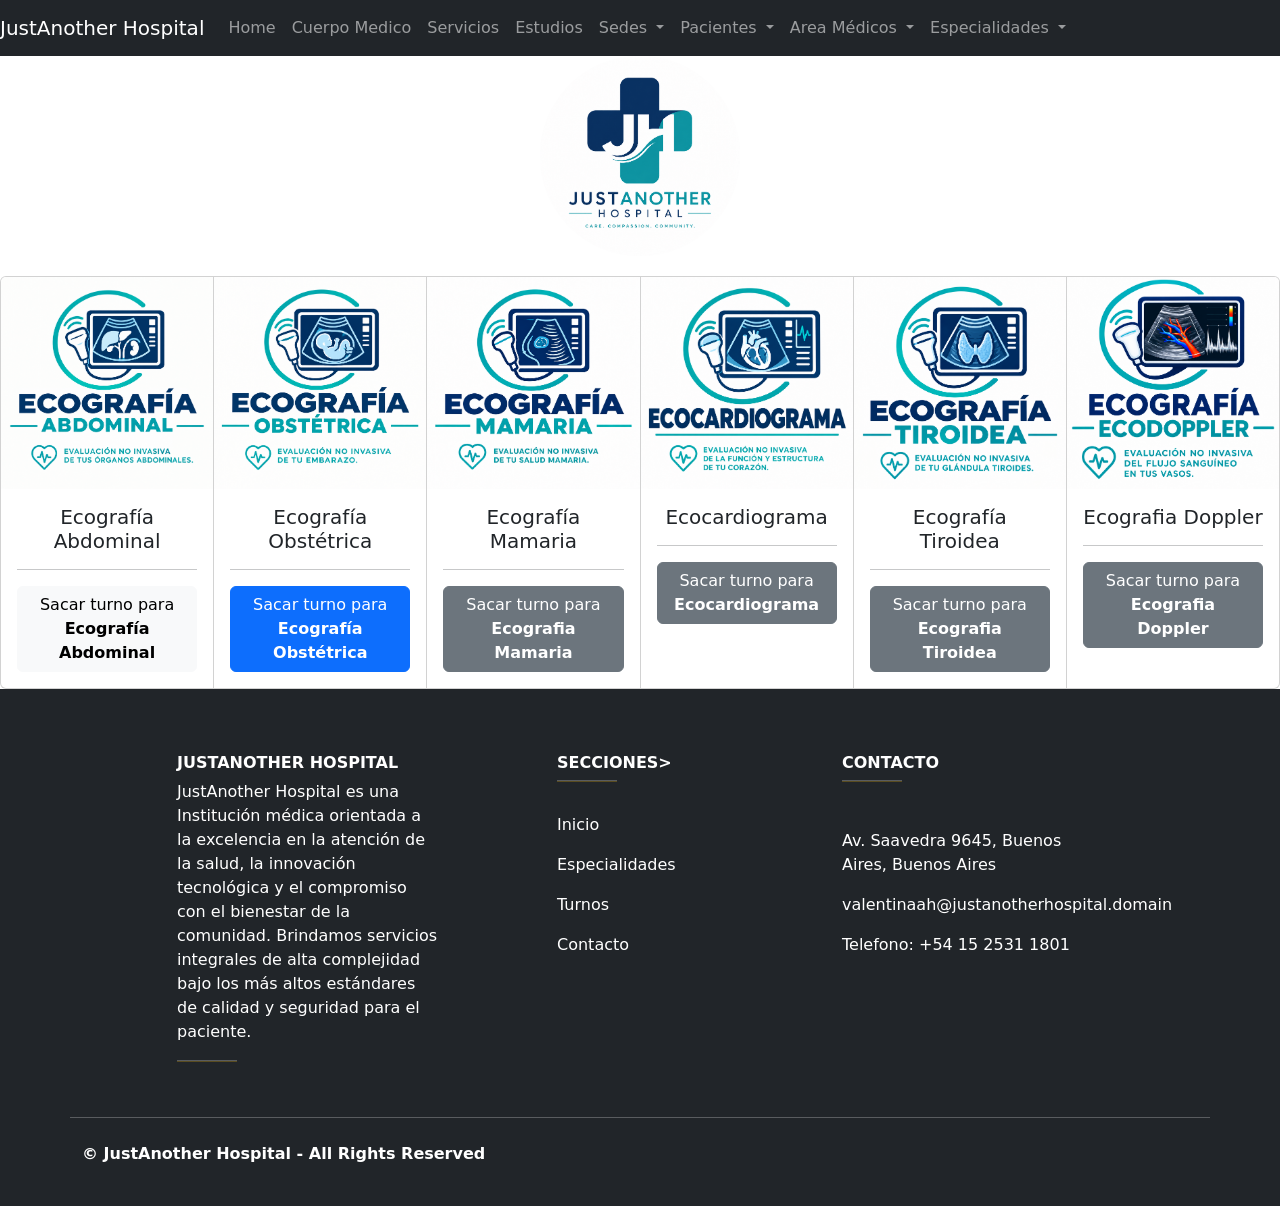
<file: estudios/ecografias/index.html>
<!DOCTYPE html>
<html>
<head>
    <meta charset="utf-8">
    <meta name="viewport" content="width=device-width, initial-scale=1">
    <link rel="stylesheet" href="../../resources/styles/bootstrap.css" type="text/css">
    <link rel="icon" href="../../resources/images/favicon.ico" type="image/x-icon"> 
    <link rel="stylesheet" href="../../resources/styles/style.css" type="text/css">
    <title>Estudios | Ecografias | JustAnother Hospital</title>
</head>
<body>
    <!--Bootstrap Navbar-->
    <nav class="navbar navbar-expand-lg navbar-dark bg-dark">
        <a class="navbar-brand" href="#">JustAnother Hospital</a>
        <button class="navbar-toggler" type="button" data-toggle="collapse" data-target="#navbarNavDropDown" aria-controls="navbarNavDropDown" aria-expanded="false" aria-label="Toggle navigation">
            <span class="navbar-toggler-icon"></span>
        </button>
        <div class="collapse navbar-collapse" id="navbarNavDropDown">
            <ul class="navbar-nav">
                <li class="nav-item active">
                    <a class="nav-link" href="../index.html">Home</a>
                </li>
                <li class="nav-item">
                    <a class="nav-link" href="../../cuerpo-medico/index.html">Cuerpo Medico</a>
                </li>
                <li class="nav-item">
                    <a class="nav-link" href="../../servicios/index.html">Servicios</a>
                </li>
                <li class="nav-item">
                    <a class="nav-link" href="../../estudios/index.html">Estudios</a>
                </li>
                
                <!-- Dropdown de Sedes -->
                <li class="nav-item dropdown">
                    <a class="nav-link dropdown-toggle" href="#" id="navbarDropdownSedes" data-toggle="dropdown" aria-haspopup="true" aria-expanded="false">
                        Sedes
                    </a>
                    <div class="dropdown-menu" aria-labelledby="navbarDropdownSedes">
                        <a class="dropdown-item" href="../../sedes/sede-carupa/index.html">Carupá</a>
                        <a class="dropdown-item" href="../../sedes/sede-san-isidro/index.html">San Isidro</a>
                        <a class="dropdown-item" href="../../sedes/sede-vicente-lopez/index.html">Vicente López</a>
                    </div>
                </li>

                <!-- Dropdown de Pacientes -->
                <li class="nav-item dropdown">
                    <a class="nav-link dropdown-toggle" href="#" id="navbarDropdownPacientes" data-toggle="dropdown" aria-haspopup="true" aria-expanded="false">
                        Pacientes
                    </a>
                    <div class="dropdown-menu" aria-labelledby="navbarDropdownPacientes">
                        <a class="dropdown-item" href="../../pacientes/resultados/resultados-imagenes/index.html">Resultados de Imágenes</a>
                        <a class="dropdown-item" href="../../pacientes/resultados/resultados-analisis/index.html">Resultados de Análisis</a>
                        <a class="dropdown-item" href="../../pacientes/gestionar-internacion/index.html">Internaciones</a>
                        <a class="dropdown-item" href="../../facturacion/index.html">Facturación</a>
                    </div>
                </li>

                <!--Dropdown Médicos-->
                <li class="nav-item dropdown">
                	<a class="nav-link dropdown-toggle" href="../../medicos/login/login.html" id="navbarDropdownMedicos" data-toggle="dropdown" aria-haspopup="true" aria-exapendad="false">
                		Area Médicos
                	</a>
                	<div class="dropdown-menu" aria-labelledby="navbarDropdownMedicos">
                		<a class="dropdown-item" href="../../medicos/login/login.html" target="_blank">Iniciar Sesion</a>
                	</div>
                </li>
                <!--Dropdown test-->
                 <li class="nav-item dropdown">
                    <a class="nav-link dropdown-toggle" href="../../medicos/login/login.html" id="navbarDropdownMedicos" data-toggle="dropdown" aria-haspopup="true" aria-exapendad="false">
                        Especialidades
                    </a>
                    <div class="dropdown-menu" aria-labelledby="navbarDropdownMedicos">
                        <a class="dropdown-item" href="../../especialidades/#" target="_blank">Especialidad 1</a>
                        <a class="dropdown-item" href="../../especialidades/#" target="_blank">Especialidad 2</a>
                        <a class="dropdown-item" href="../../especialidades/#" target="_blank">Especialidad 3</a>
                        <a class="dropdown-item" href="../../especialidades/#" target="_blank">Especialidad 4</a>

                    </div>
                </li>

            </ul>
        </div>
    </nav>

    <!--Contenido Principal-->

   <!--Los estudios de laboratorio vienen dados por Base de Datos - Datos para el desarrollo
   del frontend-->
   
     <!--Contenido Principal-->

    <div id="logo">

        <img id="logo" src="../../resources/images/logoJustAnotherHospital.png" class="rounded-circle" style="width: 200px; height: auto;" alt="logoSerpienteMedicina">

    </div>

    <!-- Cards Rayos -->
<div id="main-content-container">
    <div class="card-group">

        <!-- Card 1: Ecografía Abdomial -->
        <div class="card">
            <img class="card-img-top" src="../../resources/images/img-estudios/JustAnotherHospital-EcoAbdominal.png" alt="Card image cap">
            <div class="card-body">
                <h5 class="card-title">Ecografía Abdominal</h5>
                <hr>
                <p class="card-text">
                    <a href="estudio/ecografia-abdominal" id="btnLab" class="btn btn-light">Sacar turno para <b>Ecografía Abdominal</b></a>
                </p>
            </div>
        </div>

        <!-- Card 2: Ecografía Obstétrica -->
        <div class="card">
            <img class="card-img-top" src="../../resources/images/img-estudios/JustAnotherHospital-EcoObs.png" alt="Card image cap">
            <div class="card-body">
                <h5 class="card-title">Ecografía Obstétrica</h5>
                <hr>
                <p class="card-text">
                    <a id="btnRay" href="estudio/ecografia-obstetrica/" class="btn btn-primary">Sacar turno para <b>Ecografía Obstétrica</b></a>
                </p>
            </div>
        </div>

        <!-- Card 3: Ecografía Mamaria -->
        <div class="card">
            <img class="card-img-top" src="../../resources/images/img-estudios/JustAnotherHospital-EcoMama.png" alt="Card image cap">
            <div class="card-body">
                <h5 class="card-title">Ecografía Mamaria</h5>
                <hr>
                <p class="card-text">
                    <a id="btnEcografia" href="estudio/ecografia-mamaria" class="btn btn-secondary">Sacar turno para <b>Ecografia Mamaria</b></a>
                </p>
            </div>
        </div>

        <!-- Card 4: Ecocardiograma -->
        <div class="card">
            <img class="card-img-top" src="../../resources/images/img-estudios/JustAnotherHospital-Ecocardiograma.png" alt="Card image cap">
            <div class="card-body">
                <h5 class="card-title">Ecocardiograma</h5>
                <hr>
                <p class="card-text">
                    <a id="btnEcodoppler" href="estudio/ecocardiograma" class="btn btn-secondary">Sacar turno para  <b>Ecocardiograma</b></a>
                </p>
            </div>
        </div>

        <!-- Card 5: Ecografía Tiroidea -->
        <div class="card">
            <img class="card-img-top" src="../../resources/images/img-estudios/JustAnotherHospital-Tiroidea.png" alt="Card image cap">
            <div class="card-body">
                <h5 class="card-title">Ecografía Tiroidea</h5>
                <hr>
                <p class="card-text">
                    <a id="btnTomografia" href="estudio/ecografia-tirodea" class="btn btn-secondary">Sacar turno para <b>Ecografia Tiroidea</b></a>
                </p>
            </div>
        </div>

        <!-- Card 6: Ecografia Doppler -->
        <div class="card">
            <img class="card-img-top" src="../../resources/images/img-estudios/JustAnotherHospital-EcografiaDoppler.png" alt="Card image cap">
            <div class="card-body">
                <h5 class="card-title">Ecografia Doppler</h5>
                <hr>
                <p class="card-text">
                    <a id="btnElectro" href="estudio/ecografia-doppler" class="btn btn-secondary">Sacar turno para <b>Ecografia Doppler</b></a>
                </p>
            </div>
        </div>

    </div>
</div>              
   


<footer class="bg-dark text-white pt-5 pb-4">
    <div class="container text-center text-md-start">
        
        <div class="row mt-3">

            <!--Info Hospital-->

            <div class="col-md-4 col-xl-3 mx-auto mb-4">
                <h6 class="text-uppercase fw-bold text-white">JustAnother Hospital</h6>
                <p class="text-white">JustAnother Hospital es una Institución médica orientada a la excelencia en la atención de la salud, la innovación tecnológica y el compromiso con el bienestar de la comunidad. Brindamos servicios integrales de alta complejidad bajo los más altos estándares de calidad y seguridad para el paciente.</p>
                <hr class="mb-4 mt-0 d-inline-block mx-auto" id="hr-footer">
            </div>

            <!--Links-->
            <div class="col-md-2 col-lg-2 col-xl-2 mb-auto">
            <h6 class="text-uppercase fw-bold"> Secciones></h6>
            <hr class="mb-4 mt-0 d-inline-block mx-auto" id="hr-footer">
            <p><a href="#" class="text-white text-decoration-none">Inicio</a></p>
            <p><a href="cuerpo-medico/especialidades/index.html" class="text-white text-decoration-none">Especialidades</a></p>
            <p><a href="pacientes/gestionar-turnos/index.html" class="text-white text-decoration-none">Turnos</a></p>
            <p><a href="administracion/contacto.html" class="text-white text-decoration-none">Contacto</a></p>

        </div>
        <!--Contacto-->
        <div class="col-md-4 col-lg-3 col-xl-3 mx-auto mb-md-0 mb-4">
            <h6 class="text-uppercase fw-bold">Contacto</h6>
            <hr class="mb-4 mt-0 d-inline-block mx-auto" id="hr-footer">
            <p class="text-muted"><li class="fas fa-home mr-3"></li> Av. Saavedra 9645, Buenos Aires, Buenos Aires</p>
            <p class="text-muted"><li class="fas fa-envolpe mr-3"></li>valentinaah@justanotherhospital.domain</p>
            <p class="text-muted"><li class="fa-phone mr-3">Telefono: +54 15 2531 1801</li>
        </div>
        <hr class="mb-4 bg-secondary">
    <!-- Copy -->
    <div class="row align-items-center">
         <div class="col-md-7 col-lg-8">
        <p class="text-muted text-center text-md-start">
             
            <a href="#" class="text-white text-decoration-none fw-bold"> &copy; JustAnother Hospital -  All Rights Reserved</a>
        </p>
    </div>
</div>
    </div>
</footer>


    <script src="https://code.jquery.com/jquery-3.2.1.slim.min.js" integrity="sha384-KJ3o2DKtIkvYIK3UENzmM7KCkRr/rE9/Qpg6aAZGJwFDMVNA/GpGFF93hXpG5KkN" crossorigin="anonymous" type="text/javascript"></script>
    <script src="https://cdn.jsdelivr.net/npm/popper.js@1.12.9/dist/umd/popper.min.js" integrity="sha384-ApNbgh9B+Y1QKtv3Rn7W3mgPxhU9K/ScQsAP7hUibX39j7fakFPskvXusvfa0b4Q" crossorigin="anonymous" type="text/javascript"></script>
    <script src="https://cdn.jsdelivr.net/npm/bootstrap@4.0.0/dist/js/bootstrap.min.js" integrity="sha384-JZR6Spejh4U02d8jOt6vLEHfe/JQGiRRSQQxSfFWpi1MquVdAyjUar5+76PVCmYl" crossorigin="anonymous" type="text/javascript"></script>
    
</body>
</html>
</file>
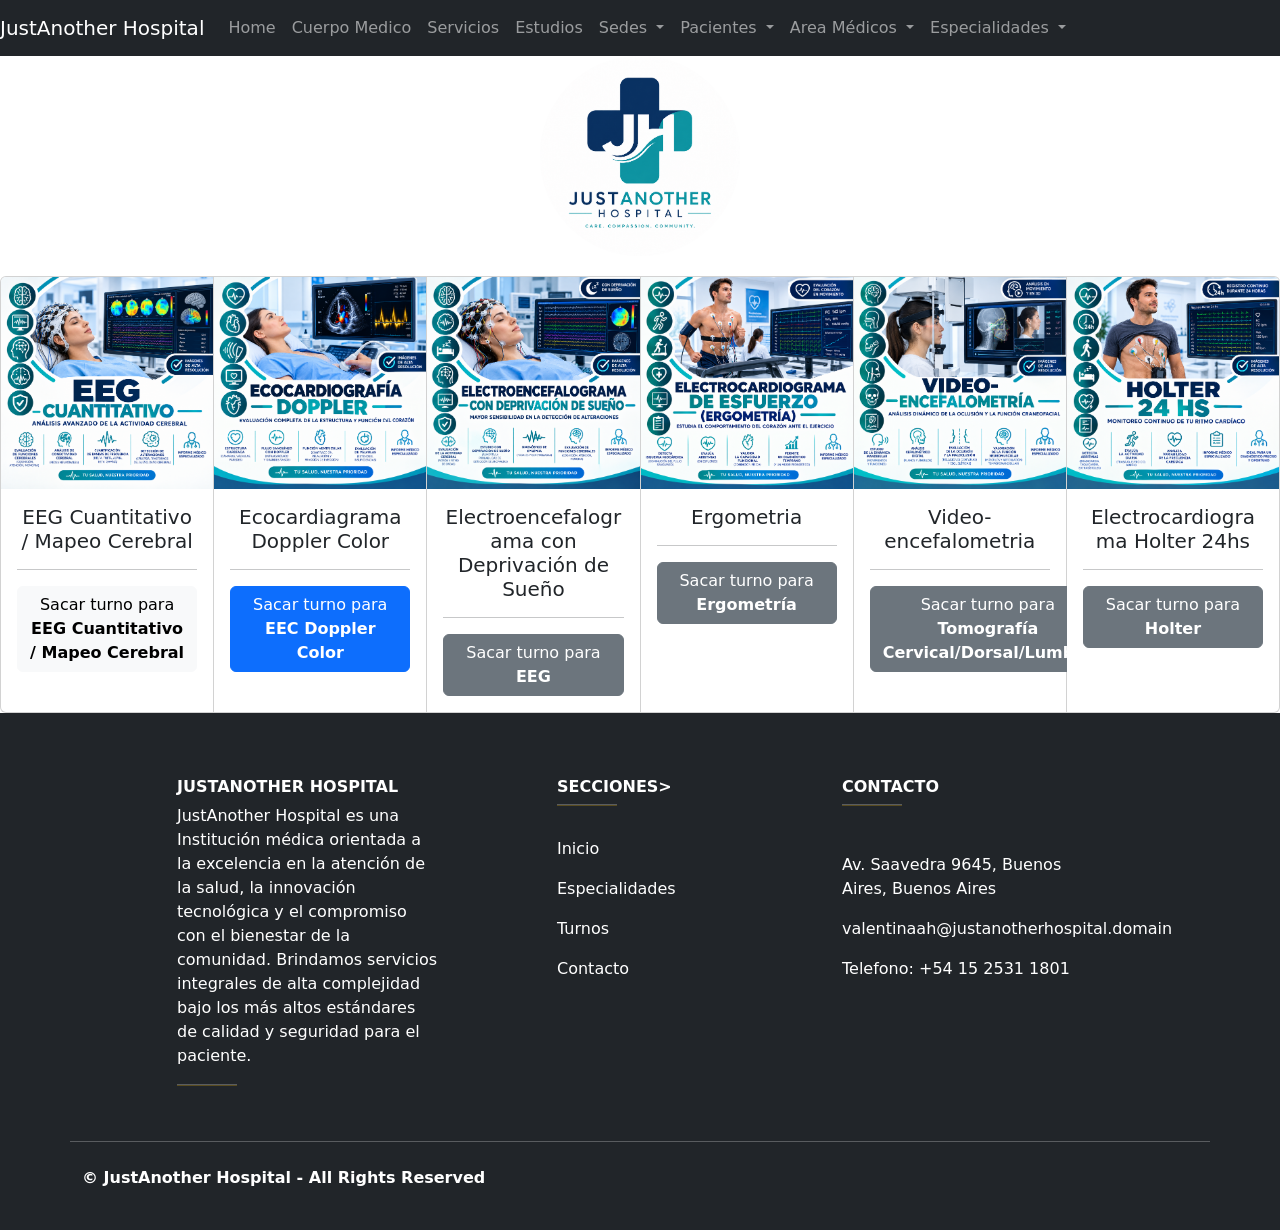
<file: estudios/eeg-ecg/index.html>
<!DOCTYPE html>
<html>
<head>
    <meta charset="utf-8">
    <meta name="viewport" content="width=device-width, initial-scale=1">
    <link rel="stylesheet" href="../../resources/styles/bootstrap.css" type="text/css">
    <link rel="icon" href="../../resources/images/favicon.ico" type="image/x-icon"> 
    <link rel="stylesheet" href="../../resources/styles/style.css" type="text/css">
    <title>Estudios | EEC/EEG | JustAnother Hospital</title>
</head>
<body>
    <!--Bootstrap Navbar-->
    <nav class="navbar navbar-expand-lg navbar-dark bg-dark">
        <a class="navbar-brand" href="#">JustAnother Hospital</a>
        <button class="navbar-toggler" type="button" data-toggle="collapse" data-target="#navbarNavDropDown" aria-controls="navbarNavDropDown" aria-expanded="false" aria-label="Toggle navigation">
            <span class="navbar-toggler-icon"></span>
        </button>
        <div class="collapse navbar-collapse" id="navbarNavDropDown">
            <ul class="navbar-nav">
                <li class="nav-item active">
                    <a class="nav-link" href="../index.html">Home</a>
                </li>
                <li class="nav-item">
                    <a class="nav-link" href="../../cuerpo-medico/index.html">Cuerpo Medico</a>
                </li>
                <li class="nav-item">
                    <a class="nav-link" href="../../servicios/index.html">Servicios</a>
                </li>
                <li class="nav-item">
                    <a class="nav-link" href="../../estudios/index.html">Estudios</a>
                </li>
                
                <!-- Dropdown de Sedes -->
                <li class="nav-item dropdown">
                    <a class="nav-link dropdown-toggle" href="#" id="navbarDropdownSedes" data-toggle="dropdown" aria-haspopup="true" aria-expanded="false">
                        Sedes
                    </a>
                    <div class="dropdown-menu" aria-labelledby="navbarDropdownSedes">
                        <a class="dropdown-item" href="../../sedes/sede-carupa/index.html">Carupá</a>
                        <a class="dropdown-item" href="../../sedes/sede-san-isidro/index.html">San Isidro</a>
                        <a class="dropdown-item" href="../../sedes/sede-vicente-lopez/index.html">Vicente López</a>
                    </div>
                </li>

                <!-- Dropdown de Pacientes -->
                <li class="nav-item dropdown">
                    <a class="nav-link dropdown-toggle" href="#" id="navbarDropdownPacientes" data-toggle="dropdown" aria-haspopup="true" aria-expanded="false">
                        Pacientes
                    </a>
                    <div class="dropdown-menu" aria-labelledby="navbarDropdownPacientes">
                        <a class="dropdown-item" href="../../pacientes/resultados/resultados-imagenes/index.html">Resultados de Imágenes</a>
                        <a class="dropdown-item" href="../../pacientes/resultados/resultados-analisis/index.html">Resultados de Análisis</a>
                        <a class="dropdown-item" href="../../pacientes/gestionar-internacion/index.html">Internaciones</a>
                        <a class="dropdown-item" href="../../facturacion/index.html">Facturación</a>
                    </div>
                </li>

                <!--Dropdown Médicos-->
                <li class="nav-item dropdown">
                	<a class="nav-link dropdown-toggle" href="../../medicos/login/login.html" id="navbarDropdownMedicos" data-toggle="dropdown" aria-haspopup="true" aria-exapendad="false">
                		Area Médicos
                	</a>
                	<div class="dropdown-menu" aria-labelledby="navbarDropdownMedicos">
                		<a class="dropdown-item" href="../../medicos/login/login.html" target="_blank">Iniciar Sesion</a>
                	</div>
                </li>
                <!--Dropdown test-->
                 <li class="nav-item dropdown">
                    <a class="nav-link dropdown-toggle" href="../../medicos/login/login.html" id="navbarDropdownMedicos" data-toggle="dropdown" aria-haspopup="true" aria-exapendad="false">
                        Especialidades
                    </a>
                    <div class="dropdown-menu" aria-labelledby="navbarDropdownMedicos">
                        <a class="dropdown-item" href="../../especialidades/#" target="_blank">Especialidad 1</a>
                        <a class="dropdown-item" href="../../especialidades/#" target="_blank">Especialidad 2</a>
                        <a class="dropdown-item" href="../../especialidades/#" target="_blank">Especialidad 3</a>
                        <a class="dropdown-item" href="../../especialidades/#" target="_blank">Especialidad 4</a>

                    </div>
                </li>

            </ul>
        </div>
    </nav>

    <!--Contenido Principal-->

   <!--Los estudios de laboratorio vienen dados por Base de Datos - Datos para el desarrollo
   del frontend-->
   
     <!--Contenido Principal-->

    <div id="logo">

        <img id="logo" src="../../resources/images/logoJustAnotherHospital.png" class="rounded-circle" style="width: 200px; height: auto;" alt="logoSerpienteMedicina">

    </div>

    <!-- Cards Rayos -->
<div id="main-content-container">
    <div class="card-group">

        <!-- Card 1: EEG Cuantitativo (qEEEG / Mapeo Cerebral) -->
        <div class="card">
            <img class="card-img-top" src="../../resources/images/img-estudios/JustAnotherHospital-EEG-Cuantitativo.png" alt="Card image cap">
            <div class="card-body">
                <h5 class="card-title">EEG Cuantitativo / Mapeo Cerebral </h5>
                <hr>
                <p class="card-text">
                    <a href="estudio/eeg-cuantitativo" id="btnLab" class="btn btn-light">Sacar turno para <b>EEG Cuantitativo / Mapeo Cerebral</b></a>
                </p>
            </div>
        </div>

        <!-- Card 2: Ecocardiagrama Doppler (ECC/Cardiológico) -->
        <div class="card">
            <img class="card-img-top" src="../../resources/images/img-estudios/JustAnotherHospital-EEC-CardioColor.png" alt="Card image cap">
            <div class="card-body">
                <h5 class="card-title">Ecocardiagrama Doppler Color</h5>
                <hr>
                <p class="card-text">
                    <a id="btnRay" href="estudio/eec-doppler-color/" class="btn btn-primary">Sacar turno para <b>EEC Doppler Color</b></a>
                </p>
            </div>
        </div>

        <!-- Card 3: Electroencefalograma con Deprivación de Sueño -->
        <div class="card">
            <img class="card-img-top" src="../../resources/images/img-estudios/JustAnotherHospital-EECG-Sueno.png" alt="Card image cap">
            <div class="card-body">
                <h5 class="card-title">Electroencefalograma con Deprivación de Sueño</h5>
                <hr>
                <p class="card-text">
                    <a id="btnEcografia" href="estudio/eeg" class="btn btn-secondary">Sacar turno para <b>EEG</b></a>
                </p>
            </div>
        </div>

        <!-- Card 4: Electrocardiograma de Esfuerzo (Ergometría) -->
        <div class="card">
            <img class="card-img-top" src="../../resources/images/img-estudios/JustAnotherHospital-ECG-esfuerzo.png" alt="Card image cap">
            <div class="card-body">
                <h5 class="card-title">Ergometria</h5>
                <hr>
                <p class="card-text">
                    <a id="btnEcodoppler" href="estudio/ergometria" class="btn btn-secondary">Sacar turno para  <b>Ergometría</b></a>
                </p>
            </div>
        </div>

        <!-- Card 5: Video-encefalometria (Video-EEG Monitoreo) -->
        <div class="card">
            <img class="card-img-top" src="../../resources/images/img-estudios/JustAnotherHospital-video-eeg.png" alt="Card image cap">
            <div class="card-body">
                <h5 class="card-title">Video-encefalometria</h5>
                <hr>
                <p class="card-text">
                    <a id="btnTomografia" href="estudio/video-eeg" class="btn btn-secondary">Sacar turno para <b>Tomografía Cervical/Dorsal/Lumbar</b></a>
                </p>
            </div>
        </div>

        <!-- Card 6: Electrocardiograma Holter 24h -->
        <div class="card">
            <img class="card-img-top" src="../../resources/images/img-estudios/JustAnotherHospital-Holter.png" alt="Card image cap">
            <div class="card-body">
                <h5 class="card-title">Electrocardiograma Holter 24hs</h5>
                <hr>
                <p class="card-text">
                    <a id="btnElectro" href="estudio/holter" class="btn btn-secondary">Sacar turno para <b>Holter</b></a>
                </p>
            </div>
        </div>

    </div>
</div>


<footer class="bg-dark text-white pt-5 pb-4">
    <div class="container text-center text-md-start">
        
        <div class="row mt-3">

            <!--Info Hospital-->

            <div class="col-md-4 col-xl-3 mx-auto mb-4">
                <h6 class="text-uppercase fw-bold text-white">JustAnother Hospital</h6>
                <p class="text-white">JustAnother Hospital es una Institución médica orientada a la excelencia en la atención de la salud, la innovación tecnológica y el compromiso con el bienestar de la comunidad. Brindamos servicios integrales de alta complejidad bajo los más altos estándares de calidad y seguridad para el paciente.</p>
                <hr class="mb-4 mt-0 d-inline-block mx-auto" id="hr-footer">
            </div>

            <!--Links-->
            <div class="col-md-2 col-lg-2 col-xl-2 mb-auto">
            <h6 class="text-uppercase fw-bold"> Secciones></h6>
            <hr class="mb-4 mt-0 d-inline-block mx-auto" id="hr-footer">
            <p><a href="#" class="text-white text-decoration-none">Inicio</a></p>
            <p><a href="cuerpo-medico/especialidades/index.html" class="text-white text-decoration-none">Especialidades</a></p>
            <p><a href="pacientes/gestionar-turnos/index.html" class="text-white text-decoration-none">Turnos</a></p>
            <p><a href="administracion/contacto.html" class="text-white text-decoration-none">Contacto</a></p>

        </div>
        <!--Contacto-->
        <div class="col-md-4 col-lg-3 col-xl-3 mx-auto mb-md-0 mb-4">
            <h6 class="text-uppercase fw-bold">Contacto</h6>
            <hr class="mb-4 mt-0 d-inline-block mx-auto" id="hr-footer">
            <p class="text-muted"><li class="fas fa-home mr-3"></li> Av. Saavedra 9645, Buenos Aires, Buenos Aires</p>
            <p class="text-muted"><li class="fas fa-envolpe mr-3"></li>valentinaah@justanotherhospital.domain</p>
            <p class="text-muted"><li class="fa-phone mr-3">Telefono: +54 15 2531 1801</li>
        </div>
        <hr class="mb-4 bg-secondary">
    <!-- Copy -->
    <div class="row align-items-center">
         <div class="col-md-7 col-lg-8">
        <p class="text-muted text-center text-md-start">
             
            <a href="#" class="text-white text-decoration-none fw-bold"> &copy; JustAnother Hospital -  All Rights Reserved</a>
        </p>
    </div>
</div>
    </div>
</footer>


    <script src="https://code.jquery.com/jquery-3.2.1.slim.min.js" integrity="sha384-KJ3o2DKtIkvYIK3UENzmM7KCkRr/rE9/Qpg6aAZGJwFDMVNA/GpGFF93hXpG5KkN" crossorigin="anonymous" type="text/javascript"></script>
    <script src="https://cdn.jsdelivr.net/npm/popper.js@1.12.9/dist/umd/popper.min.js" integrity="sha384-ApNbgh9B+Y1QKtv3Rn7W3mgPxhU9K/ScQsAP7hUibX39j7fakFPskvXusvfa0b4Q" crossorigin="anonymous" type="text/javascript"></script>
    <script src="https://cdn.jsdelivr.net/npm/bootstrap@4.0.0/dist/js/bootstrap.min.js" integrity="sha384-JZR6Spejh4U02d8jOt6vLEHfe/JQGiRRSQQxSfFWpi1MquVdAyjUar5+76PVCmYl" crossorigin="anonymous" type="text/javascript"></script>
    
</body>
</html>
</file>
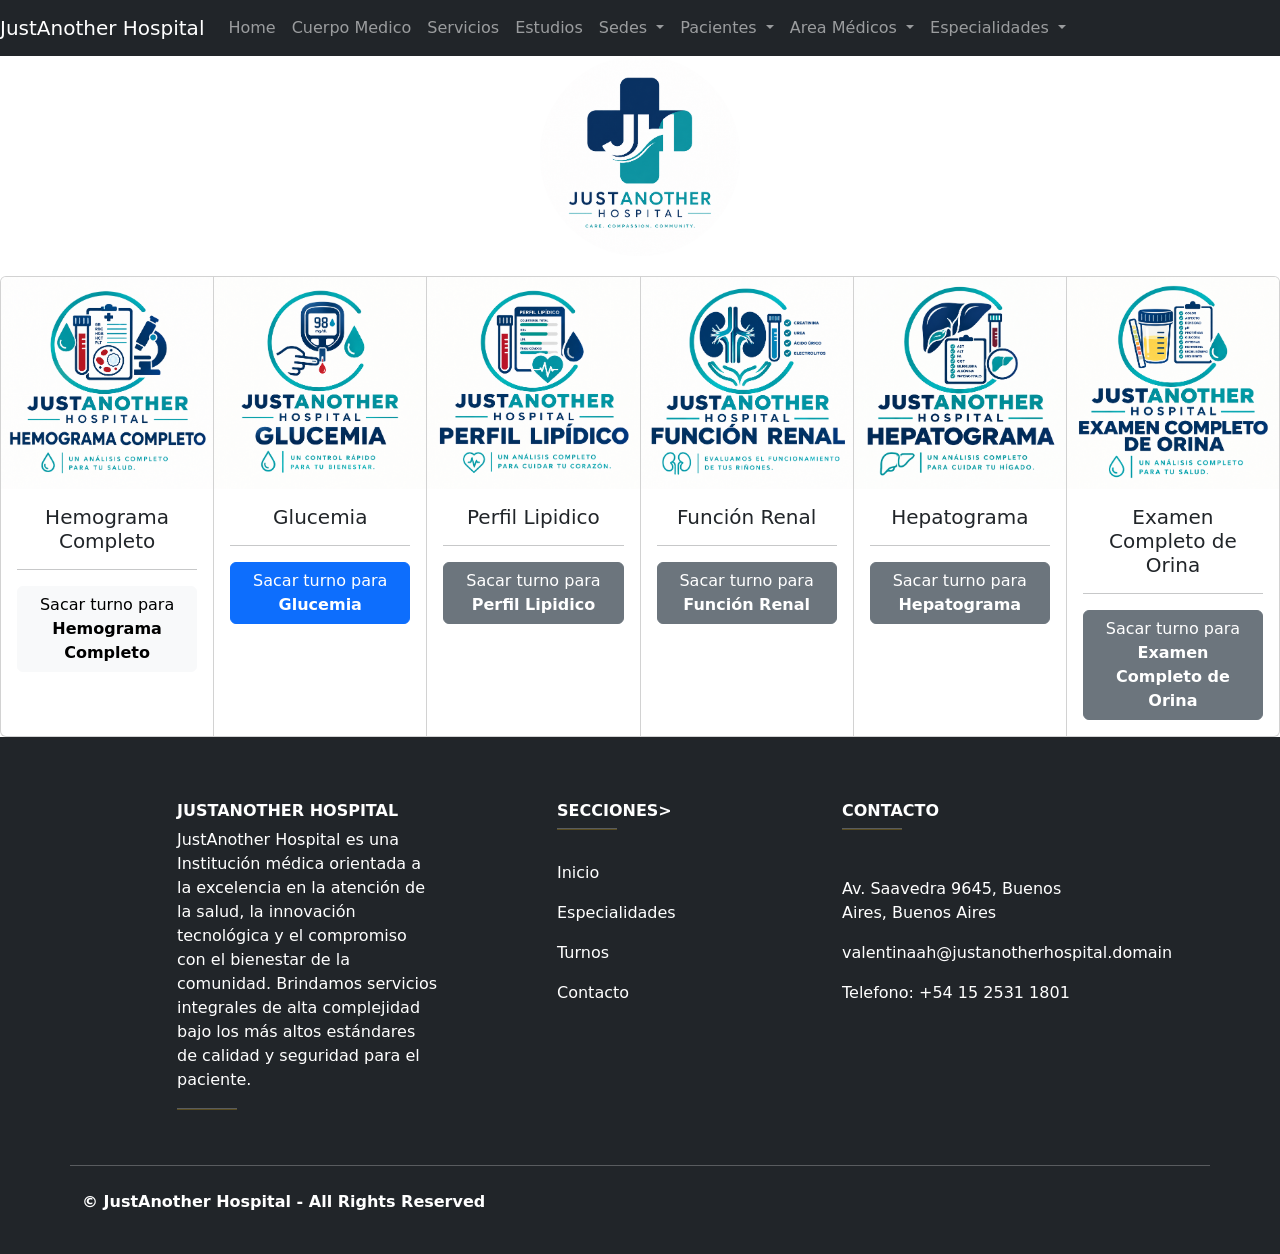
<file: estudios/laboratorio/index.html>
<!DOCTYPE html>
<html>
<head>
    <meta charset="utf-8">
    <meta name="viewport" content="width=device-width, initial-scale=1">
    <link rel="stylesheet" href="../../resources/styles/bootstrap.css" type="text/css">
    <link rel="icon" href="../../resources/images/favicon.ico" type="image/x-icon"> 
    <link rel="stylesheet" href="../../resources/styles/style.css" type="text/css">
    <title>Estudios | Laboratorio | JustAnother Hospital</title>
</head>
<body>
    <!--Bootstrap Navbar-->
    <nav class="navbar navbar-expand-lg navbar-dark bg-dark">
        <a class="navbar-brand" href="#">JustAnother Hospital</a>
        <button class="navbar-toggler" type="button" data-toggle="collapse" data-target="#navbarNavDropDown" aria-controls="navbarNavDropDown" aria-expanded="false" aria-label="Toggle navigation">
            <span class="navbar-toggler-icon"></span>
        </button>
        <div class="collapse navbar-collapse" id="navbarNavDropDown">
            <ul class="navbar-nav">
                <li class="nav-item active">
                    <a class="nav-link" href="../index.html">Home</a>
                </li>
                <li class="nav-item">
                    <a class="nav-link" href="../../cuerpo-medico/index.html">Cuerpo Medico</a>
                </li>
                <li class="nav-item">
                    <a class="nav-link" href="../../servicios/index.html">Servicios</a>
                </li>
                <li class="nav-item">
                    <a class="nav-link" href="../../estudios/index.html">Estudios</a>
                </li>
                
                <!-- Dropdown de Sedes -->
                <li class="nav-item dropdown">
                    <a class="nav-link dropdown-toggle" href="#" id="navbarDropdownSedes" data-toggle="dropdown" aria-haspopup="true" aria-expanded="false">
                        Sedes
                    </a>
                    <div class="dropdown-menu" aria-labelledby="navbarDropdownSedes">
                        <a class="dropdown-item" href="../../sedes/sede-carupa/index.html">Carupá</a>
                        <a class="dropdown-item" href="../../sedes/sede-san-isidro/index.html">San Isidro</a>
                        <a class="dropdown-item" href="../../sedes/sede-vicente-lopez/index.html">Vicente López</a>
                    </div>
                </li>

                <!-- Dropdown de Pacientes -->
                <li class="nav-item dropdown">
                    <a class="nav-link dropdown-toggle" href="#" id="navbarDropdownPacientes" data-toggle="dropdown" aria-haspopup="true" aria-expanded="false">
                        Pacientes
                    </a>
                    <div class="dropdown-menu" aria-labelledby="navbarDropdownPacientes">
                        <a class="dropdown-item" href="../../pacientes/resultados/resultados-imagenes/index.html">Resultados de Imágenes</a>
                        <a class="dropdown-item" href="../../pacientes/resultados/resultados-analisis/index.html">Resultados de Análisis</a>
                        <a class="dropdown-item" href="../../pacientes/gestionar-internacion/index.html">Internaciones</a>
                        <a class="dropdown-item" href="../../facturacion/index.html">Facturación</a>
                    </div>
                </li>

                <!--Dropdown Médicos-->
                <li class="nav-item dropdown">
                	<a class="nav-link dropdown-toggle" href="../../medicos/login/login.html" id="navbarDropdownMedicos" data-toggle="dropdown" aria-haspopup="true" aria-exapendad="false">
                		Area Médicos
                	</a>
                	<div class="dropdown-menu" aria-labelledby="navbarDropdownMedicos">
                		<a class="dropdown-item" href="../../medicos/login/login.html" target="_blank">Iniciar Sesion</a>
                	</div>
                </li>
                <!--Dropdown test-->
                 <li class="nav-item dropdown">
                    <a class="nav-link dropdown-toggle" href="../../medicos/login/login.html" id="navbarDropdownMedicos" data-toggle="dropdown" aria-haspopup="true" aria-exapendad="false">
                        Especialidades
                    </a>
                    <div class="dropdown-menu" aria-labelledby="navbarDropdownMedicos">
                        <a class="dropdown-item" href="../../especialidades/#" target="_blank">Especialidad 1</a>
                        <a class="dropdown-item" href="../../especialidades/#" target="_blank">Especialidad 2</a>
                        <a class="dropdown-item" href="../../especialidades/#" target="_blank">Especialidad 3</a>
                        <a class="dropdown-item" href="../../especialidades/#" target="_blank">Especialidad 4</a>

                    </div>
                </li>

            </ul>
        </div>
    </nav>

    <!--Contenido Principal-->

   <!--Los estudios de laboratorio vienen dados por Base de Datos - Datos para el desarrollo
   del frontend-->
   
     <!--Contenido Principal-->

    <div id="logo">

        <img id="logo" src="../../resources/images/logoJustAnotherHospital.png" class="rounded-circle" style="width: 200px; height: auto;" alt="logoSerpienteMedicina">

    </div>

    <!-- Cards Laboratorio -->
<div id="main-content-container">
    <div class="card-group">

        <!-- Card 1: Hemograma Completo -->
        <div class="card">
            <img class="card-img-top" src="../../resources/images/img-estudios/JustAnotherHospital-HemogramaCompleto.png" alt="Card image cap">
            <div class="card-body">
                <h5 class="card-title">Hemograma Completo</h5>
                <hr>
                <p class="card-text">
                    <a href="estudio/hemograma-completo" id="btnLab" class="btn btn-light">Sacar turno para <b>Hemograma Completo</b></a>
                </p>
            </div>
        </div>

        <!-- Card 2: Glucemia -->
        <div class="card">
            <img class="card-img-top" src="../../resources/images/img-estudios/JustAnotherHospital-Glucemia.png" alt="Card image cap">
            <div class="card-body">
                <h5 class="card-title">Glucemia</h5>
                <hr>
                <p class="card-text">
                    <a id="btnRay" href="estudio/glucemia" class="btn btn-primary">Sacar turno para <b>Glucemia</b></a>
                </p>
            </div>
        </div>

        <!-- Card 3: Perfil Lipidico -->
        <div class="card">
            <img class="card-img-top" src="../../resources/images/img-estudios/JustAnotherHospital-PerfilLipidico.png" alt="Card image cap">
            <div class="card-body">
                <h5 class="card-title">Perfil Lipidico</h5>
                <hr>
                <p class="card-text">
                    <a id="btnEcografia" href="estudio/perfil-lipidico" class="btn btn-secondary">Sacar turno para <b>Perfil Lipidico</b></a>
                </p>
            </div>
        </div>

        <!-- Card 4: Funcion Renal -->
        <div class="card">
            <img class="card-img-top" src="../../resources/images/img-estudios/JustAnotherHospital-FuncionRenal.png" alt="Card image cap">
            <div class="card-body">
                <h5 class="card-title">Función Renal</h5>
                <hr>
                <p class="card-text">
                    <a id="btnEcodoppler" href="estudio/funcion-renal" class="btn btn-secondary">Sacar turno para  <b>Función Renal</b></a>
                </p>
            </div>
        </div>

        <!-- Card 5: Hepatograma -->
        <div class="card">
            <img class="card-img-top" src="../../resources/images/img-estudios/JustAnotherHospital-Hepatograma.png" alt="Card image cap">
            <div class="card-body">
                <h5 class="card-title">Hepatograma</h5>
                <hr>
                <p class="card-text">
                    <a id="btnTomografia" href="estudio/hepatograma" class="btn btn-secondary">Sacar turno para <b>Hepatograma</b></a>
                </p>
            </div>
        </div>

        <!-- Card 6: Examen Completo Orina -->
        <div class="card">
            <img class="card-img-top" src="../../resources/images/img-estudios/JustAnotherHospital-ExamOrinaCompleto.png" alt="Card image cap">
            <div class="card-body">
                <h5 class="card-title">Examen Completo de Orina</h5>
                <hr>
                <p class="card-text">
                    <a id="btnElectro" href="estudio/examen-orina" class="btn btn-secondary">Sacar turno para <b>Examen Completo de Orina</b></a>
                </p>
            </div>
        </div>

    </div>
</div>              
                


<footer class="bg-dark text-white pt-5 pb-4">
    <div class="container text-center text-md-start">
        
        <div class="row mt-3">

            <!--Info Hospital-->

            <div class="col-md-4 col-xl-3 mx-auto mb-4">
                <h6 class="text-uppercase fw-bold text-white">JustAnother Hospital</h6>
                <p class="text-white">JustAnother Hospital es una Institución médica orientada a la excelencia en la atención de la salud, la innovación tecnológica y el compromiso con el bienestar de la comunidad. Brindamos servicios integrales de alta complejidad bajo los más altos estándares de calidad y seguridad para el paciente.</p>
                <hr class="mb-4 mt-0 d-inline-block mx-auto" id="hr-footer">
            </div>

            <!--Links-->
            <div class="col-md-2 col-lg-2 col-xl-2 mb-auto">
            <h6 class="text-uppercase fw-bold"> Secciones></h6>
            <hr class="mb-4 mt-0 d-inline-block mx-auto" id="hr-footer">
            <p><a href="#" class="text-white text-decoration-none">Inicio</a></p>
            <p><a href="cuerpo-medico/especialidades/index.html" class="text-white text-decoration-none">Especialidades</a></p>
            <p><a href="pacientes/gestionar-turnos/index.html" class="text-white text-decoration-none">Turnos</a></p>
            <p><a href="administracion/contacto.html" class="text-white text-decoration-none">Contacto</a></p>

        </div>
        <!--Contacto-->
        <div class="col-md-4 col-lg-3 col-xl-3 mx-auto mb-md-0 mb-4">
            <h6 class="text-uppercase fw-bold">Contacto</h6>
            <hr class="mb-4 mt-0 d-inline-block mx-auto" id="hr-footer">
            <p class="text-muted"><li class="fas fa-home mr-3"></li> Av. Saavedra 9645, Buenos Aires, Buenos Aires</p>
            <p class="text-muted"><li class="fas fa-envolpe mr-3"></li>valentinaah@justanotherhospital.domain</p>
            <p class="text-muted"><li class="fa-phone mr-3">Telefono: +54 15 2531 1801</li>
        </div>
        <hr class="mb-4 bg-secondary">
    <!-- Copy -->
    <div class="row align-items-center">
         <div class="col-md-7 col-lg-8">
        <p class="text-muted text-center text-md-start">
             
            <a href="#" class="text-white text-decoration-none fw-bold"> &copy; JustAnother Hospital -  All Rights Reserved</a>
        </p>
    </div>
</div>
    </div>
</footer>


    <script src="https://code.jquery.com/jquery-3.2.1.slim.min.js" integrity="sha384-KJ3o2DKtIkvYIK3UENzmM7KCkRr/rE9/Qpg6aAZGJwFDMVNA/GpGFF93hXpG5KkN" crossorigin="anonymous" type="text/javascript"></script>
    <script src="https://cdn.jsdelivr.net/npm/popper.js@1.12.9/dist/umd/popper.min.js" integrity="sha384-ApNbgh9B+Y1QKtv3Rn7W3mgPxhU9K/ScQsAP7hUibX39j7fakFPskvXusvfa0b4Q" crossorigin="anonymous" type="text/javascript"></script>
    <script src="https://cdn.jsdelivr.net/npm/bootstrap@4.0.0/dist/js/bootstrap.min.js" integrity="sha384-JZR6Spejh4U02d8jOt6vLEHfe/JQGiRRSQQxSfFWpi1MquVdAyjUar5+76PVCmYl" crossorigin="anonymous" type="text/javascript"></script>
    
</body>
</html>
</file>
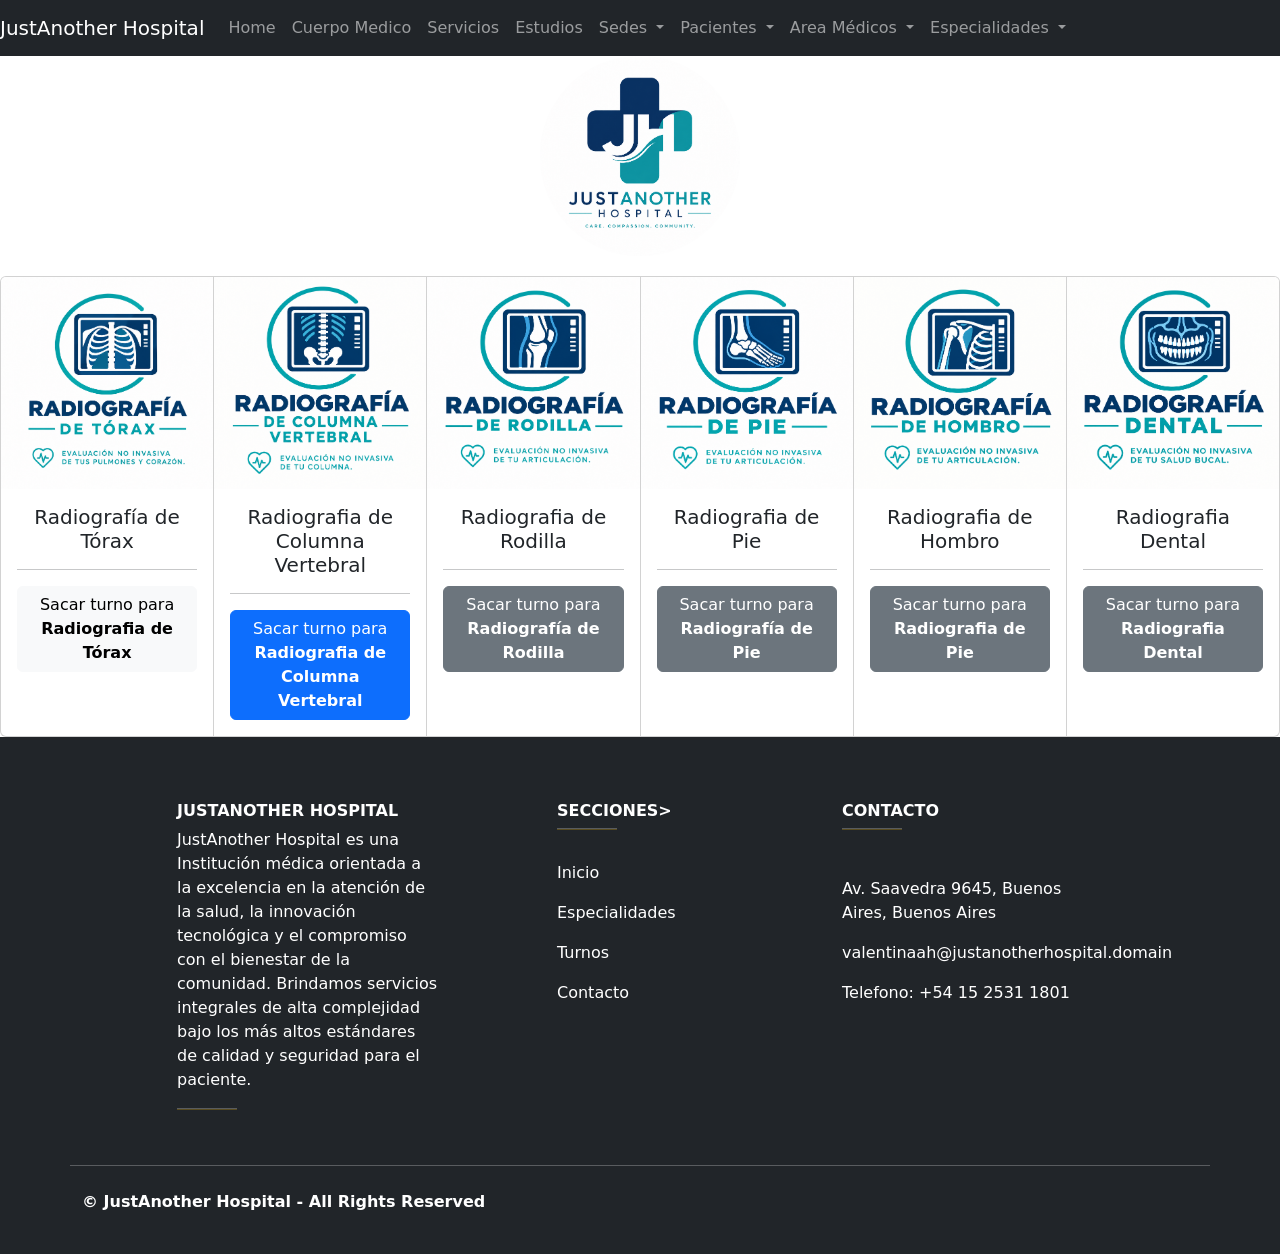
<file: estudios/rayos/index.html>
<!DOCTYPE html>
<html>
<head>
    <meta charset="utf-8">
    <meta name="viewport" content="width=device-width, initial-scale=1">
    <link rel="stylesheet" href="../../resources/styles/bootstrap.css" type="text/css">
    <link rel="icon" href="../../resources/images/favicon.ico" type="image/x-icon"> 
    <link rel="stylesheet" href="../../resources/styles/style.css" type="text/css">
    <title>Estudios | Rayos | JustAnother Hospital</title>
</head>
<body>
    <!--Bootstrap Navbar-->
    <nav class="navbar navbar-expand-lg navbar-dark bg-dark">
        <a class="navbar-brand" href="#">JustAnother Hospital</a>
        <button class="navbar-toggler" type="button" data-toggle="collapse" data-target="#navbarNavDropDown" aria-controls="navbarNavDropDown" aria-expanded="false" aria-label="Toggle navigation">
            <span class="navbar-toggler-icon"></span>
        </button>
        <div class="collapse navbar-collapse" id="navbarNavDropDown">
            <ul class="navbar-nav">
                <li class="nav-item active">
                    <a class="nav-link" href="../index.html">Home</a>
                </li>
                <li class="nav-item">
                    <a class="nav-link" href="../../cuerpo-medico/index.html">Cuerpo Medico</a>
                </li>
                <li class="nav-item">
                    <a class="nav-link" href="../../servicios/index.html">Servicios</a>
                </li>
                <li class="nav-item">
                    <a class="nav-link" href="../../estudios/index.html">Estudios</a>
                </li>
                
                <!-- Dropdown de Sedes -->
                <li class="nav-item dropdown">
                    <a class="nav-link dropdown-toggle" href="#" id="navbarDropdownSedes" data-toggle="dropdown" aria-haspopup="true" aria-expanded="false">
                        Sedes
                    </a>
                    <div class="dropdown-menu" aria-labelledby="navbarDropdownSedes">
                        <a class="dropdown-item" href="../../sedes/sede-carupa/index.html">Carupá</a>
                        <a class="dropdown-item" href="../../sedes/sede-san-isidro/index.html">San Isidro</a>
                        <a class="dropdown-item" href="../../sedes/sede-vicente-lopez/index.html">Vicente López</a>
                    </div>
                </li>

                <!-- Dropdown de Pacientes -->
                <li class="nav-item dropdown">
                    <a class="nav-link dropdown-toggle" href="#" id="navbarDropdownPacientes" data-toggle="dropdown" aria-haspopup="true" aria-expanded="false">
                        Pacientes
                    </a>
                    <div class="dropdown-menu" aria-labelledby="navbarDropdownPacientes">
                        <a class="dropdown-item" href="../../pacientes/resultados/resultados-imagenes/index.html">Resultados de Imágenes</a>
                        <a class="dropdown-item" href="../../pacientes/resultados/resultados-analisis/index.html">Resultados de Análisis</a>
                        <a class="dropdown-item" href="../../pacientes/gestionar-internacion/index.html">Internaciones</a>
                        <a class="dropdown-item" href="../../facturacion/index.html">Facturación</a>
                    </div>
                </li>

                <!--Dropdown Médicos-->
                <li class="nav-item dropdown">
                	<a class="nav-link dropdown-toggle" href="../../medicos/login/login.html" id="navbarDropdownMedicos" data-toggle="dropdown" aria-haspopup="true" aria-exapendad="false">
                		Area Médicos
                	</a>
                	<div class="dropdown-menu" aria-labelledby="navbarDropdownMedicos">
                		<a class="dropdown-item" href="../../medicos/login/login.html" target="_blank">Iniciar Sesion</a>
                	</div>
                </li>
                <!--Dropdown test-->
                 <li class="nav-item dropdown">
                    <a class="nav-link dropdown-toggle" href="../../medicos/login/login.html" id="navbarDropdownMedicos" data-toggle="dropdown" aria-haspopup="true" aria-exapendad="false">
                        Especialidades
                    </a>
                    <div class="dropdown-menu" aria-labelledby="navbarDropdownMedicos">
                        <a class="dropdown-item" href="../../especialidades/#" target="_blank">Especialidad 1</a>
                        <a class="dropdown-item" href="../../especialidades/#" target="_blank">Especialidad 2</a>
                        <a class="dropdown-item" href="../../especialidades/#" target="_blank">Especialidad 3</a>
                        <a class="dropdown-item" href="../../especialidades/#" target="_blank">Especialidad 4</a>

                    </div>
                </li>

            </ul>
        </div>
    </nav>

    <!--Contenido Principal-->

   <!--Los estudios de laboratorio vienen dados por Base de Datos - Datos para el desarrollo
   del frontend-->
   
     <!--Contenido Principal-->

    <div id="logo">

        <img id="logo" src="../../resources/images/logoJustAnotherHospital.png" class="rounded-circle" style="width: 200px; height: auto;" alt="logoSerpienteMedicina">

    </div>

    <!-- Cards Rayos -->
<div id="main-content-container">
    <div class="card-group">

        <!-- Card 1: Radiografía de Tórax -->
        <div class="card">
            <img class="card-img-top" src="../../resources/images/img-estudios/JustAnotherHospital-RadioTorax.png" alt="Card image cap">
            <div class="card-body">
                <h5 class="card-title">Radiografía de Tórax</h5>
                <hr>
                <p class="card-text">
                    <a href="estudio/radiografia-torax" id="btnLab" class="btn btn-light">Sacar turno para <b>Radiografia de Tórax</b></a>
                </p>
            </div>
        </div>

        <!-- Card 2: Radiografía Columna -->
        <div class="card">
            <img class="card-img-top" src="../../resources/images/img-estudios/JustAnotherHospital-RadioColumna.png" alt="Card image cap">
            <div class="card-body">
                <h5 class="card-title">Radiografia de Columna Vertebral</h5>
                <hr>
                <p class="card-text">
                    <a id="btnRay" href="estudio/radiografia-columna/" class="btn btn-primary">Sacar turno para <b>Radiografia de Columna Vertebral</b></a>
                </p>
            </div>
        </div>

        <!-- Card 3: Perfil Rodilla -->
        <div class="card">
            <img class="card-img-top" src="../../resources/images/img-estudios/JustAnotherHospital-RadioRodilla.png" alt="Card image cap">
            <div class="card-body">
                <h5 class="card-title">Radiografia de Rodilla</h5>
                <hr>
                <p class="card-text">
                    <a id="btnEcografia" href="estudio/radiografia-rodilla" class="btn btn-secondary">Sacar turno para <b>Radiografía de Rodilla</b></a>
                </p>
            </div>
        </div>

        <!-- Card 4: Radiografía Pie -->
        <div class="card">
            <img class="card-img-top" src="../../resources/images/img-estudios/JustAnotherHospital-RadioPie.png" alt="Card image cap">
            <div class="card-body">
                <h5 class="card-title">Radiografia de Pie</h5>
                <hr>
                <p class="card-text">
                    <a id="btnEcodoppler" href="estudio/radiografia-pie" class="btn btn-secondary">Sacar turno para  <b>Radiografía de Pie</b></a>
                </p>
            </div>
        </div>

        <!-- Card 5: Radiografia Hombro -->
        <div class="card">
            <img class="card-img-top" src="../../resources/images/img-estudios/JustAnotherHospital-RadioHombro.png" alt="Card image cap">
            <div class="card-body">
                <h5 class="card-title">Radiografia de Hombro</h5>
                <hr>
                <p class="card-text">
                    <a id="btnTomografia" href="estudio/radiografia-hombro" class="btn btn-secondary">Sacar turno para <b>Radiografia de Pie</b></a>
                </p>
            </div>
        </div>

        <!-- Card 6: Radiografia Dental -->
        <div class="card">
            <img class="card-img-top" src="../../resources/images/img-estudios/JustAnotherHospital-RadioDental.png" alt="Card image cap">
            <div class="card-body">
                <h5 class="card-title">Radiografia Dental</h5>
                <hr>
                <p class="card-text">
                    <a id="btnElectro" href="estudio/radiografia-dental" class="btn btn-secondary">Sacar turno para <b>Radiografia Dental</b></a>
                </p>
            </div>
        </div>

    </div>
</div>              
                


<footer class="bg-dark text-white pt-5 pb-4">
    <div class="container text-center text-md-start">
        
        <div class="row mt-3">

            <!--Info Hospital-->

            <div class="col-md-4 col-xl-3 mx-auto mb-4">
                <h6 class="text-uppercase fw-bold text-white">JustAnother Hospital</h6>
                <p class="text-white">JustAnother Hospital es una Institución médica orientada a la excelencia en la atención de la salud, la innovación tecnológica y el compromiso con el bienestar de la comunidad. Brindamos servicios integrales de alta complejidad bajo los más altos estándares de calidad y seguridad para el paciente.</p>
                <hr class="mb-4 mt-0 d-inline-block mx-auto" id="hr-footer">
            </div>

            <!--Links-->
            <div class="col-md-2 col-lg-2 col-xl-2 mb-auto">
            <h6 class="text-uppercase fw-bold"> Secciones></h6>
            <hr class="mb-4 mt-0 d-inline-block mx-auto" id="hr-footer">
            <p><a href="#" class="text-white text-decoration-none">Inicio</a></p>
            <p><a href="cuerpo-medico/especialidades/index.html" class="text-white text-decoration-none">Especialidades</a></p>
            <p><a href="pacientes/gestionar-turnos/index.html" class="text-white text-decoration-none">Turnos</a></p>
            <p><a href="administracion/contacto.html" class="text-white text-decoration-none">Contacto</a></p>

        </div>
        <!--Contacto-->
        <div class="col-md-4 col-lg-3 col-xl-3 mx-auto mb-md-0 mb-4">
            <h6 class="text-uppercase fw-bold">Contacto</h6>
            <hr class="mb-4 mt-0 d-inline-block mx-auto" id="hr-footer">
            <p class="text-muted"><li class="fas fa-home mr-3"></li> Av. Saavedra 9645, Buenos Aires, Buenos Aires</p>
            <p class="text-muted"><li class="fas fa-envolpe mr-3"></li>valentinaah@justanotherhospital.domain</p>
            <p class="text-muted"><li class="fa-phone mr-3">Telefono: +54 15 2531 1801</li>
        </div>
        <hr class="mb-4 bg-secondary">
    <!-- Copy -->
    <div class="row align-items-center">
         <div class="col-md-7 col-lg-8">
        <p class="text-muted text-center text-md-start">
             
            <a href="#" class="text-white text-decoration-none fw-bold"> &copy; JustAnother Hospital -  All Rights Reserved</a>
        </p>
    </div>
</div>
    </div>
</footer>


    <script src="https://code.jquery.com/jquery-3.2.1.slim.min.js" integrity="sha384-KJ3o2DKtIkvYIK3UENzmM7KCkRr/rE9/Qpg6aAZGJwFDMVNA/GpGFF93hXpG5KkN" crossorigin="anonymous" type="text/javascript"></script>
    <script src="https://cdn.jsdelivr.net/npm/popper.js@1.12.9/dist/umd/popper.min.js" integrity="sha384-ApNbgh9B+Y1QKtv3Rn7W3mgPxhU9K/ScQsAP7hUibX39j7fakFPskvXusvfa0b4Q" crossorigin="anonymous" type="text/javascript"></script>
    <script src="https://cdn.jsdelivr.net/npm/bootstrap@4.0.0/dist/js/bootstrap.min.js" integrity="sha384-JZR6Spejh4U02d8jOt6vLEHfe/JQGiRRSQQxSfFWpi1MquVdAyjUar5+76PVCmYl" crossorigin="anonymous" type="text/javascript"></script>
    
</body>
</html>
</file>
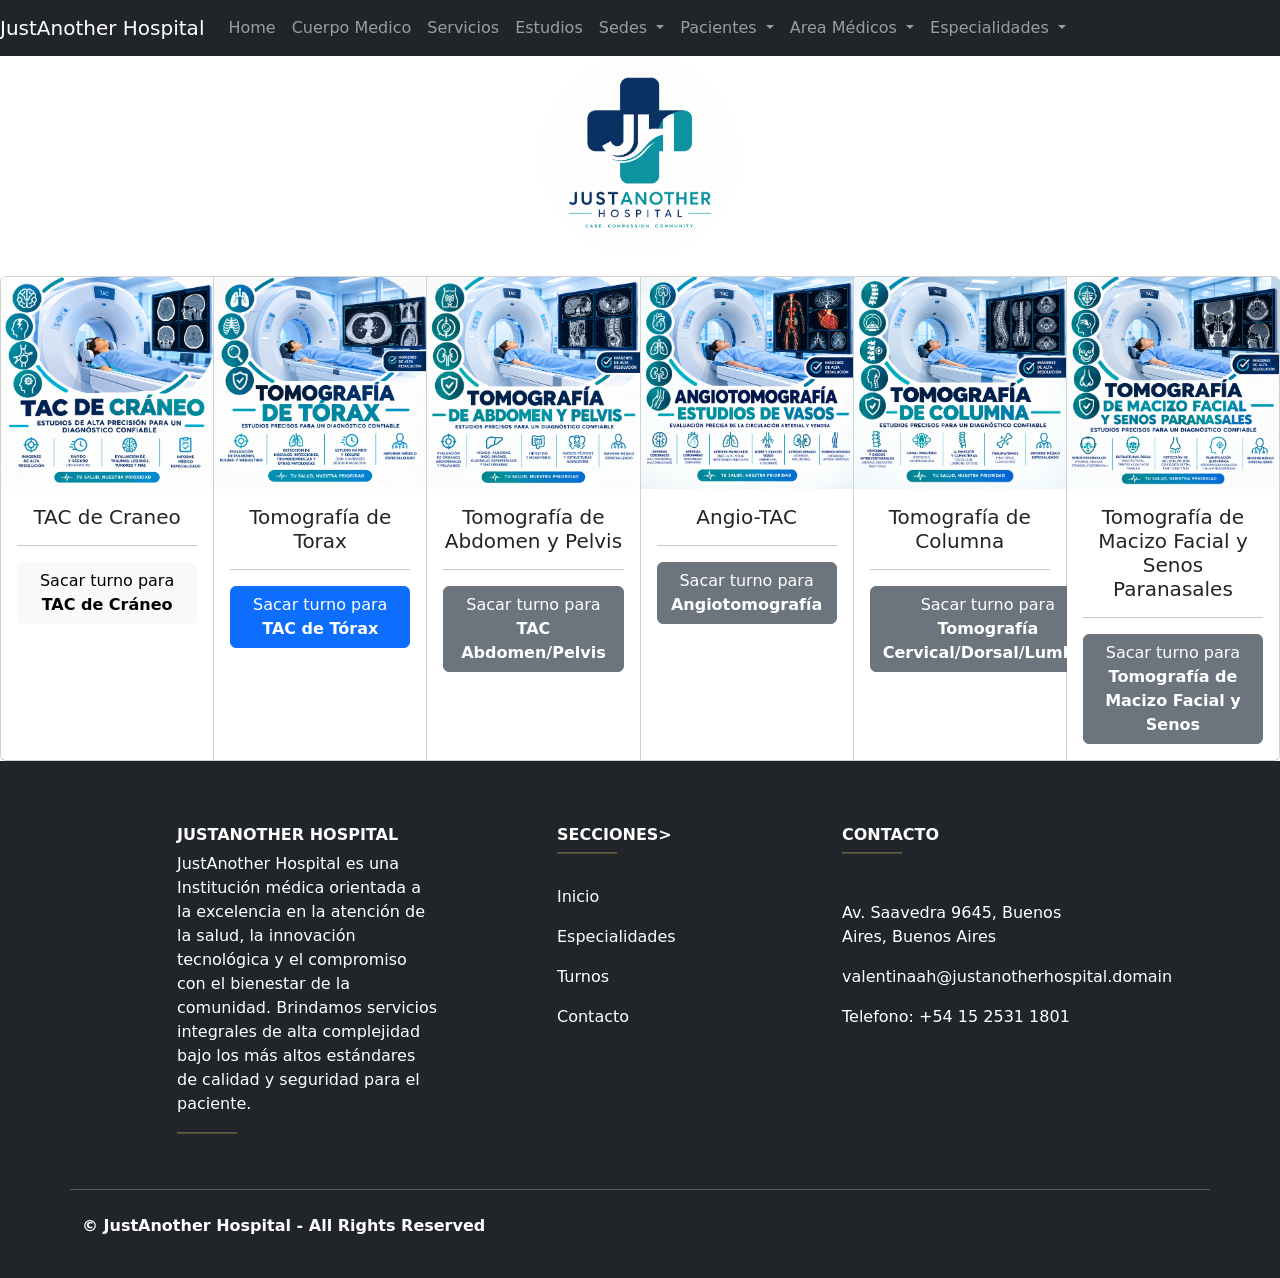
<file: estudios/tomografia/index.html>
<!DOCTYPE html>
<html>
<head>
    <meta charset="utf-8">
    <meta name="viewport" content="width=device-width, initial-scale=1">
    <link rel="stylesheet" href="../../resources/styles/bootstrap.css" type="text/css">
    <link rel="icon" href="../../resources/images/favicon.ico" type="image/x-icon"> 
    <link rel="stylesheet" href="../../resources/styles/style.css" type="text/css">
    <title>Estudios | Tomografia | JustAnother Hospital</title>
</head>
<body>
    <!--Bootstrap Navbar-->
    <nav class="navbar navbar-expand-lg navbar-dark bg-dark">
        <a class="navbar-brand" href="#">JustAnother Hospital</a>
        <button class="navbar-toggler" type="button" data-toggle="collapse" data-target="#navbarNavDropDown" aria-controls="navbarNavDropDown" aria-expanded="false" aria-label="Toggle navigation">
            <span class="navbar-toggler-icon"></span>
        </button>
        <div class="collapse navbar-collapse" id="navbarNavDropDown">
            <ul class="navbar-nav">
                <li class="nav-item active">
                    <a class="nav-link" href="../index.html">Home</a>
                </li>
                <li class="nav-item">
                    <a class="nav-link" href="../../cuerpo-medico/index.html">Cuerpo Medico</a>
                </li>
                <li class="nav-item">
                    <a class="nav-link" href="../../servicios/index.html">Servicios</a>
                </li>
                <li class="nav-item">
                    <a class="nav-link" href="../../estudios/index.html">Estudios</a>
                </li>
                
                <!-- Dropdown de Sedes -->
                <li class="nav-item dropdown">
                    <a class="nav-link dropdown-toggle" href="#" id="navbarDropdownSedes" data-toggle="dropdown" aria-haspopup="true" aria-expanded="false">
                        Sedes
                    </a>
                    <div class="dropdown-menu" aria-labelledby="navbarDropdownSedes">
                        <a class="dropdown-item" href="../../sedes/sede-carupa/index.html">Carupá</a>
                        <a class="dropdown-item" href="../../sedes/sede-san-isidro/index.html">San Isidro</a>
                        <a class="dropdown-item" href="../../sedes/sede-vicente-lopez/index.html">Vicente López</a>
                    </div>
                </li>

                <!-- Dropdown de Pacientes -->
                <li class="nav-item dropdown">
                    <a class="nav-link dropdown-toggle" href="#" id="navbarDropdownPacientes" data-toggle="dropdown" aria-haspopup="true" aria-expanded="false">
                        Pacientes
                    </a>
                    <div class="dropdown-menu" aria-labelledby="navbarDropdownPacientes">
                        <a class="dropdown-item" href="../../pacientes/resultados/resultados-imagenes/index.html">Resultados de Imágenes</a>
                        <a class="dropdown-item" href="../../pacientes/resultados/resultados-analisis/index.html">Resultados de Análisis</a>
                        <a class="dropdown-item" href="../../pacientes/gestionar-internacion/index.html">Internaciones</a>
                        <a class="dropdown-item" href="../../facturacion/index.html">Facturación</a>
                    </div>
                </li>

                <!--Dropdown Médicos-->
                <li class="nav-item dropdown">
                	<a class="nav-link dropdown-toggle" href="../../medicos/login/login.html" id="navbarDropdownMedicos" data-toggle="dropdown" aria-haspopup="true" aria-exapendad="false">
                		Area Médicos
                	</a>
                	<div class="dropdown-menu" aria-labelledby="navbarDropdownMedicos">
                		<a class="dropdown-item" href="../../medicos/login/login.html" target="_blank">Iniciar Sesion</a>
                	</div>
                </li>
                <!--Dropdown test-->
                 <li class="nav-item dropdown">
                    <a class="nav-link dropdown-toggle" href="../../medicos/login/login.html" id="navbarDropdownMedicos" data-toggle="dropdown" aria-haspopup="true" aria-exapendad="false">
                        Especialidades
                    </a>
                    <div class="dropdown-menu" aria-labelledby="navbarDropdownMedicos">
                        <a class="dropdown-item" href="../../especialidades/#" target="_blank">Especialidad 1</a>
                        <a class="dropdown-item" href="../../especialidades/#" target="_blank">Especialidad 2</a>
                        <a class="dropdown-item" href="../../especialidades/#" target="_blank">Especialidad 3</a>
                        <a class="dropdown-item" href="../../especialidades/#" target="_blank">Especialidad 4</a>

                    </div>
                </li>

            </ul>
        </div>
    </nav>

    <!--Contenido Principal-->

   <!--Los estudios de laboratorio vienen dados por Base de Datos - Datos para el desarrollo
   del frontend-->
   
     <!--Contenido Principal-->

    <div id="logo">

        <img id="logo" src="../../resources/images/logoJustAnotherHospital.png" class="rounded-circle" style="width: 200px; height: auto;" alt="logoSerpienteMedicina">

    </div>

    <!-- Cards Rayos -->
<div id="main-content-container">
    <div class="card-group">

        <!-- Card 1: TAC de Cráneo / Tomografia Computarizada de Córtex / Cáncer / Cerebro -->
        <div class="card">
            <img class="card-img-top" src="../../resources/images/img-estudios/JustAnotherHospital-TAC-Craneo.png" alt="Card image cap">
            <div class="card-body">
                <h5 class="card-title">TAC de Craneo </h5>
                <hr>
                <p class="card-text">
                    <a href="estudio/tac-craneo" id="btnLab" class="btn btn-light">Sacar turno para <b>TAC de Cráneo</b></a>
                </p>
            </div>
        </div>

        <!-- Card 2: TAC de Tórax -->
        <div class="card">
            <img class="card-img-top" src="../../resources/images/img-estudios/JustAnotherHospital-TAC-Torax.png" alt="Card image cap">
            <div class="card-body">
                <h5 class="card-title">Tomografía de Torax</h5>
                <hr>
                <p class="card-text">
                    <a id="btnRay" href="estudio/tac-torax/" class="btn btn-primary">Sacar turno para <b>TAC de Tórax</b></a>
                </p>
            </div>
        </div>

        <!-- Card 3: TAC de Abdomen y Pelvis -->
        <div class="card">
            <img class="card-img-top" src="../../resources/images/img-estudios/JustAnotherHospital-TAC-Abdomen-Pelvis.png" alt="Card image cap">
            <div class="card-body">
                <h5 class="card-title">Tomografía de Abdomen y Pelvis</h5>
                <hr>
                <p class="card-text">
                    <a id="btnEcografia" href="estudio/tac-abd-pelvis" class="btn btn-secondary">Sacar turno para <b>TAC Abdomen/Pelvis</b></a>
                </p>
            </div>
        </div>

        <!-- Card 4: Angiotomografía / Angio-TAC -->
        <div class="card">
            <img class="card-img-top" src="../../resources/images/img-estudios/JustAnotherHospital-AngioTAC.png" alt="Card image cap">
            <div class="card-body">
                <h5 class="card-title">Angio-TAC</h5>
                <hr>
                <p class="card-text">
                    <a id="btnEcodoppler" href="estudio/angio-tac" class="btn btn-secondary">Sacar turno para  <b>Angiotomografía</b></a>
                </p>
            </div>
        </div>

        <!-- Card 5: TAC Columna (Cervical/Dorsal/Lumbar) -->
        <div class="card">
            <img class="card-img-top" src="../../resources/images/img-estudios/JustAnotherHospital-TAC-Columna.png" alt="Card image cap">
            <div class="card-body">
                <h5 class="card-title">Tomografía de Columna</h5>
                <hr>
                <p class="card-text">
                    <a id="btnTomografia" href="estudio/tac-columna" class="btn btn-secondary">Sacar turno para <b>Tomografía Cervical/Dorsal/Lumbar</b></a>
                </p>
            </div>
        </div>

        <!-- Card 6: Tomografía de Macizo Facial y Senos Paranasales -->
        <div class="card">
            <img class="card-img-top" src="../../resources/images/img-estudios/JustAnotherHospital-TAC-MFSP.png" alt="Card image cap">
            <div class="card-body">
                <h5 class="card-title">Tomografía de Macizo Facial y Senos Paranasales</h5>
                <hr>
                <p class="card-text">
                    <a id="btnElectro" href="estudio/tac-msfp" class="btn btn-secondary">Sacar turno para <b>Tomografía de Macizo Facial y Senos</b></a>
                </p>
            </div>
        </div>

    </div>
</div>


<footer class="bg-dark text-white pt-5 pb-4">
    <div class="container text-center text-md-start">
        
        <div class="row mt-3">

            <!--Info Hospital-->

            <div class="col-md-4 col-xl-3 mx-auto mb-4">
                <h6 class="text-uppercase fw-bold text-white">JustAnother Hospital</h6>
                <p class="text-white">JustAnother Hospital es una Institución médica orientada a la excelencia en la atención de la salud, la innovación tecnológica y el compromiso con el bienestar de la comunidad. Brindamos servicios integrales de alta complejidad bajo los más altos estándares de calidad y seguridad para el paciente.</p>
                <hr class="mb-4 mt-0 d-inline-block mx-auto" id="hr-footer">
            </div>

            <!--Links-->
            <div class="col-md-2 col-lg-2 col-xl-2 mb-auto">
            <h6 class="text-uppercase fw-bold"> Secciones></h6>
            <hr class="mb-4 mt-0 d-inline-block mx-auto" id="hr-footer">
            <p><a href="#" class="text-white text-decoration-none">Inicio</a></p>
            <p><a href="cuerpo-medico/especialidades/index.html" class="text-white text-decoration-none">Especialidades</a></p>
            <p><a href="pacientes/gestionar-turnos/index.html" class="text-white text-decoration-none">Turnos</a></p>
            <p><a href="administracion/contacto.html" class="text-white text-decoration-none">Contacto</a></p>

        </div>
        <!--Contacto-->
        <div class="col-md-4 col-lg-3 col-xl-3 mx-auto mb-md-0 mb-4">
            <h6 class="text-uppercase fw-bold">Contacto</h6>
            <hr class="mb-4 mt-0 d-inline-block mx-auto" id="hr-footer">
            <p class="text-muted"><li class="fas fa-home mr-3"></li> Av. Saavedra 9645, Buenos Aires, Buenos Aires</p>
            <p class="text-muted"><li class="fas fa-envolpe mr-3"></li>valentinaah@justanotherhospital.domain</p>
            <p class="text-muted"><li class="fa-phone mr-3">Telefono: +54 15 2531 1801</li>
        </div>
        <hr class="mb-4 bg-secondary">
    <!-- Copy -->
    <div class="row align-items-center">
         <div class="col-md-7 col-lg-8">
        <p class="text-muted text-center text-md-start">
             
            <a href="#" class="text-white text-decoration-none fw-bold"> &copy; JustAnother Hospital -  All Rights Reserved</a>
        </p>
    </div>
</div>
    </div>
</footer>


    <script src="https://code.jquery.com/jquery-3.2.1.slim.min.js" integrity="sha384-KJ3o2DKtIkvYIK3UENzmM7KCkRr/rE9/Qpg6aAZGJwFDMVNA/GpGFF93hXpG5KkN" crossorigin="anonymous" type="text/javascript"></script>
    <script src="https://cdn.jsdelivr.net/npm/popper.js@1.12.9/dist/umd/popper.min.js" integrity="sha384-ApNbgh9B+Y1QKtv3Rn7W3mgPxhU9K/ScQsAP7hUibX39j7fakFPskvXusvfa0b4Q" crossorigin="anonymous" type="text/javascript"></script>
    <script src="https://cdn.jsdelivr.net/npm/bootstrap@4.0.0/dist/js/bootstrap.min.js" integrity="sha384-JZR6Spejh4U02d8jOt6vLEHfe/JQGiRRSQQxSfFWpi1MquVdAyjUar5+76PVCmYl" crossorigin="anonymous" type="text/javascript"></script>
    
</body>
</html>
</file>
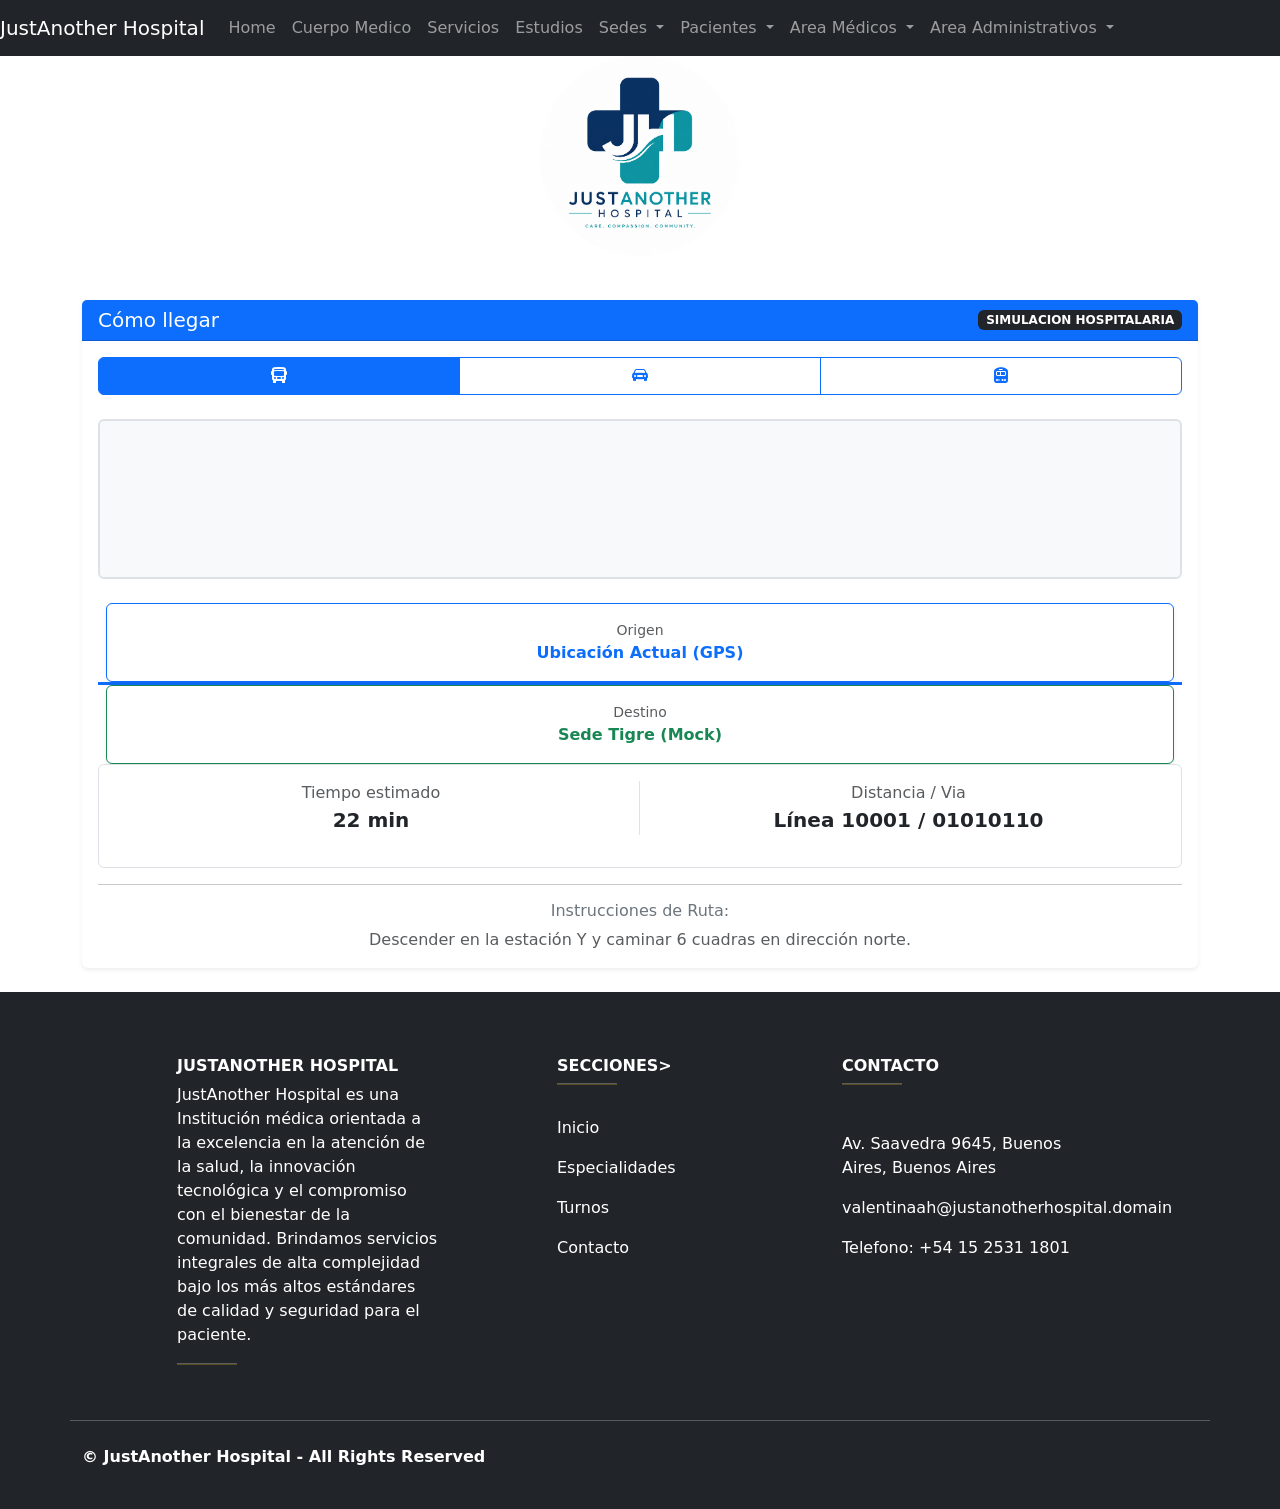
<file: sedes/sede-tigre/mapas/guardia/index.html>
<!DOCTYPE html>
<html>
<head>
    <meta charset="utf-8">
    <meta name="viewport" content="width=device-width, initial-scale=1">

    <link rel="stylesheet" href="../../../../resources/styles/bootstrap.css" type="text/css">
    <link rel="icon" href="../../../../resources/images/favicon.ico" type="image/x-icon"> 
    <link rel="stylesheet" href="../../../../resources/styles/style.css" type="text/css">

    <!--Bootststrap Icons-->
    <link rel="stylesheet" href="https://cdn.jsdelivr.net/npm/bootstrap-icons@1.11.3/font/bootstrap-icons.min.css" type="text/css">

    <!-- SOLO se agrega defer para que map.js espere al HTML -->
    <script src="../../../../resources/scripts/map.js" defer></script>

    <title>Sedes | Sede Tigre | Guardia | JustAnother Hospital</title>
</head>

<body>

    <!--Bootstrap Navbar-->
    <nav class="navbar navbar-expand-lg navbar-dark bg-dark">
        <a class="navbar-brand" href="#">JustAnother Hospital</a>

        <button class="navbar-toggler" type="button" data-toggle="collapse" data-target="#navbarNavDropDown" aria-controls="navbarNavDropDown" aria-expanded="false" aria-label="Toggle navigation">
            <span class="navbar-toggler-icon"></span>
        </button>

        <div class="collapse navbar-collapse" id="navbarNavDropDown">
            <ul class="navbar-nav">

                <li class="nav-item active">
                    <a class="nav-link" href="../../../../index.html">Home</a>
                </li>

                <li class="nav-item">
                    <a class="nav-link" href="../../../../cuerpo-medico/index.html">Cuerpo Medico</a>
                </li>

                <li class="nav-item">
                    <a class="nav-link" href="../../../../servicios/index.html">Servicios</a>
                </li>

                <li class="nav-item">
                    <a class="nav-link" href="../../../../estudios/index.html">Estudios</a>
                </li>
                
                <!-- Dropdown de Sedes -->
                <li class="nav-item dropdown">
                    <a class="nav-link dropdown-toggle" href="#" id="navbarDropdownSedes" data-toggle="dropdown" aria-haspopup="true" aria-expanded="false">
                        Sedes
                    </a>

                    <div class="dropdown-menu" aria-labelledby="navbarDropdownSedes">
                        <a class="dropdown-item" href="../../../../sedes/sede-tigre/index.html">Tigre</a>
                        <a class="dropdown-item" href="../../../../sedes/sede-san-isidro/index.html">San Isidro</a>
                        <a class="dropdown-item" href="../../../../sedes/sede-vicente-lopez/index.html">Vicente López</a>
                    </div>
                </li>

                <!-- Dropdown de Pacientes -->
                <li class="nav-item dropdown">
                    <a class="nav-link dropdown-toggle" href="#" id="navbarDropdownPacientes" data-toggle="dropdown" aria-haspopup="true" aria-expanded="false">
                        Pacientes
                    </a>

                    <div class="dropdown-menu" aria-labelledby="navbarDropdownPacientes">
                        <a class="dropdown-item" href="../../../../pacientes/resultados/resultados-imagenes/index.html">Resultados de Imágenes</a>
                        <a class="dropdown-item" href="../../../../pacientes/resultados/resultados-analisis/index.html">Resultados de Análisis</a>
                        <a class="dropdown-item" href="../../../../pacientes/gestionar-internacion/index.html">Internaciones</a>
                        <a class="dropdown-item" href="../../../../facturacion/index.html">Facturación</a>
                        <a class="dropdown-item" href="../../../../pacientes/gestionar-turnos/index.html">Turnos</a>
                    </div>
                </li>

                <!--Dropdown Médicos-->
                <li class="nav-item dropdown">
                    <a class="nav-link dropdown-toggle" href="#" id="navbarDropdownMedicos" data-toggle="dropdown" aria-haspopup="true" aria-expanded="false">
                        Area Médicos
                    </a>

                    <div class="dropdown-menu" aria-labelledby="navbarDropdownMedicos">
                        <a class="dropdown-item" href="../../../../medicos/login/login.html" target="_blank">Iniciar Sesion</a>
                    </div>
                </li>

                <!--Dropdown Administrativos-->
                <li class="nav-item dropdown">
                    <a class="nav-link dropdown-toggle" href="../../../../administracion/login.html" id="navbarDropdownAdministrativo" data-toggle="dropdown" aria-haspopup="true" aria-expanded="false">
                        Area Administrativos
                    </a>
                </li>

            </ul>
        </div>
    </nav>


    <!--Contenido Principal-->

    <div id="logo">

        <img id="logo" src="../../../../resources/images/logoJustAnotherHospital.png" class="rounded-circle" style="width: 200px; height: auto;" alt="logoSerpienteMedicina">

    </div>


    <div id="main-content-container">

        <div class="card-group">

            <!--MAPA-->

        </div>

        <div class="container my-4">

            <div class="card shadow-sm border-0">

                <div class="card-header bg-primary text-white d-flex justify-content-between align-items-center">

                    <h5 class="mb-0">Cómo llegar</h5>

                    <span class="badge bg-dark text-white">SIMULACION HOSPITALARIA</span>

                </div>

                <div class="card-body">

                    <!--SELECTOR DE MEDIO DE TRANSPORTE-->

                    <!--
                        Solo se agregó "grupo-transporte".
                        Esto permite que map.js encuentre estos botones
                        sin tocar el estilo.
                    -->
                    <div class="btn-group w-100 mb-4 grupo-transporte" role="group" aria-label="Medios de transporte">

                        <button type="button" class="btn btn-outline-primary active" data-mode="colectivo">
                            <i class="bi bi-bus-front-fill"></i>
                        </button>

                        <button type="button" class="btn btn-outline-primary" data-mode="auto">
                            <i class="bi bi-car-front-fill"></i>
                        </button>

                        <button type="button" class="btn btn-outline-primary" data-mode="tren">
                            <i class="bi bi-train-front-fill"></i>
                        </button>

                    </div>


                    <!--Mapa Simulado con Bootstrap-->

                    <div class="p-4 bg-light rounded border border-2 border-dashed position-relative mb-4 d-flex align-items-center justify-content-between text-center" style="min-height: 160px;"></div>


                    <!--Nodos-->

                    <!--Nodo actual-->

                    <div class="card p-3 shadow-sm border-primary flex-fill mx-2">

                        <div class="text-muted small">Origen</div>

                        <div class="fw-bold text-primary">Ubicación Actual (GPS)</div>

                    </div>


                    <!--Linea visual conectora-->

                    <div class="flex-grow-1 border-top border-3 border-primary border-dashed px-2 d-none d-md-block"></div>


                    <!--Nodo destino-->

                    <div class="card p-3 shadow-sm border-success flex-fill mx-2">

                        <div class="text-muted small">Destino</div>

                        <div class="fw-bold text-success">Sede Tigre (Mock)</div>

                    </div>


                    <!--Panel de Informacion Dinámica-->

                    <div class="card bg-white border">

                        <div class="card-body">

                            <div class="row text-center mb-3">

                                <div class="col-6 border-end">

                                    <span class="text-muted d-block">Tiempo estimado</span>

                                    <!-- CORREGIDO: este ID ya coincide con map.js -->
                                    <strong id="info-tiempo" class="fs-5 text-dark">22 min</strong>

                                </div>


                                <div class="col-6">

                                    <span class="text-muted d-block">Distancia / Via</span>

                                    <!--
                                        CORREGIDO:
                                        antes era info-distacia
                                        ahora info-distancia
                                    -->
                                    <strong id="info-distancia" class="fs-5 text-dark">
                                        Línea 10001 / 01010110
                                    </strong>

                                </div>

                            </div>

                        </div>

                    </div>


                    <hr>


                    <div>

                        <h6 class="text-secondary mb-2">Instrucciones de Ruta:</h6>

                        <!--
                            CORREGIDO:
                            antes era info-instrucciones
                            ahora info-instruccion
                        -->
                        <p id="info-instruccion" class="mb-0 text-muted">
                            Descender en la estación Y y caminar 6 cuadras en dirección norte.
                        </p>

                    </div>

                </div>

            </div>

        </div>


    </div>


    <footer class="bg-dark text-white pt-5 pb-4">

        <div class="container text-center text-md-start">
            
            <div class="row mt-3">

                <!--Info Hospital-->

                <div class="col-md-4 col-xl-3 mx-auto mb-4">

                    <h6 class="text-uppercase fw-bold text-white">JustAnother Hospital</h6>

                    <p class="text-white">
                        JustAnother Hospital es una Institución médica orientada a la excelencia en la atención de la salud, la innovación tecnológica y el compromiso con el bienestar de la comunidad. Brindamos servicios integrales de alta complejidad bajo los más altos estándares de calidad y seguridad para el paciente.
                    </p>

                    <hr class="mb-4 mt-0 d-inline-block mx-auto" id="hr-footer">

                </div>


                <!--Links-->

                <div class="col-md-2 col-lg-2 col-xl-2 mb-auto">

                    <h6 class="text-uppercase fw-bold"> Secciones></h6>

                    <hr class="mb-4 mt-0 d-inline-block mx-auto" id="hr-footer">

                    <p>
                        <a href="#" class="text-white text-decoration-none">Inicio</a>
                    </p>

                    <p>
                        <a href="cuerpo-medico/especialidades/index.html" class="text-white text-decoration-none">Especialidades</a>
                    </p>

                    <p>
                        <a href="pacientes/gestionar-turnos/index.html" class="text-white text-decoration-none">Turnos</a>
                    </p>

                    <p>
                        <a href="administracion/contacto.html" class="text-white text-decoration-none">Contacto</a>
                    </p>

                </div>


                <!--Contacto-->

                <div class="col-md-4 col-lg-3 col-xl-3 mx-auto mb-md-0 mb-4">

                    <h6 class="text-uppercase fw-bold">Contacto</h6>

                    <hr class="mb-4 mt-0 d-inline-block mx-auto" id="hr-footer">

                    <p class="text-muted">
                        <li class="fas fa-home mr-3"></li>
                        Av. Saavedra 9645, Buenos Aires, Buenos Aires
                    </p>

                    <p class="text-muted">
                        <li class="fas fa-envolpe mr-3"></li>
                        valentinaah@justanotherhospital.domain
                    </p>

                    <p class="text-muted">
                        <li class="fa-phone mr-3">
                            Telefono: +54 15 2531 1801
                        </li>
                    </p>

                </div>

                <hr class="mb-4 bg-secondary">


                <!-- Copy -->

                <div class="row align-items-center">

                    <div class="col-md-7 col-lg-8">

                        <p class="text-muted text-center text-md-start">

                            <a href="#" class="text-white text-decoration-none fw-bold">
                                &copy; JustAnother Hospital - All Rights Reserved
                            </a>

                        </p>

                    </div>

                </div>

            </div>

        </div>

    </footer>


    <script src="https://code.jquery.com/jquery-3.2.1.slim.min.js"
        integrity="sha384-KJ3o2DKtIkvYIK3UENzmM7KCkRr/rE9/Qpg6aAZGJwFDMVNA/GpGFF93hXpG5KkN"
        crossorigin="anonymous"
        type="text/javascript">
    </script>

    <script src="https://cdn.jsdelivr.net/npm/popper.js@1.12.9/dist/umd/popper.min.js"
        integrity="sha384-ApNbgh9B+Y1QKtv3Rn7W3mgPxhU9K/ScQsAP7hUibX39j7fakFPskvXusvfa0b4Q"
        crossorigin="anonymous"
        type="text/javascript">
    </script>

    <script src="https://cdn.jsdelivr.net/npm/bootstrap@4.0.0/dist/js/bootstrap.min.js"
        integrity="sha384-JZR6Spejh4U02d8jOt6vLEHfe/JQGiRRSQQxSfFWpi1MquVdAyjUar5+76PVCmYl"
        crossorigin="anonymous"
        type="text/javascript">
    </script>

</body>
</html>
</file>
<file: resources/styles/style.css>
#main-content-container{
   text-align: center;
   padding-top: 20px;

}

#logo {
   text-align: center;
}

#hr-footer {
   width: 60px;
   background-color: #ffc107;
   height: 2px;
}

#center-items{
   text-align: center;
}

li {
   list-style-type: none;
}
</file>
